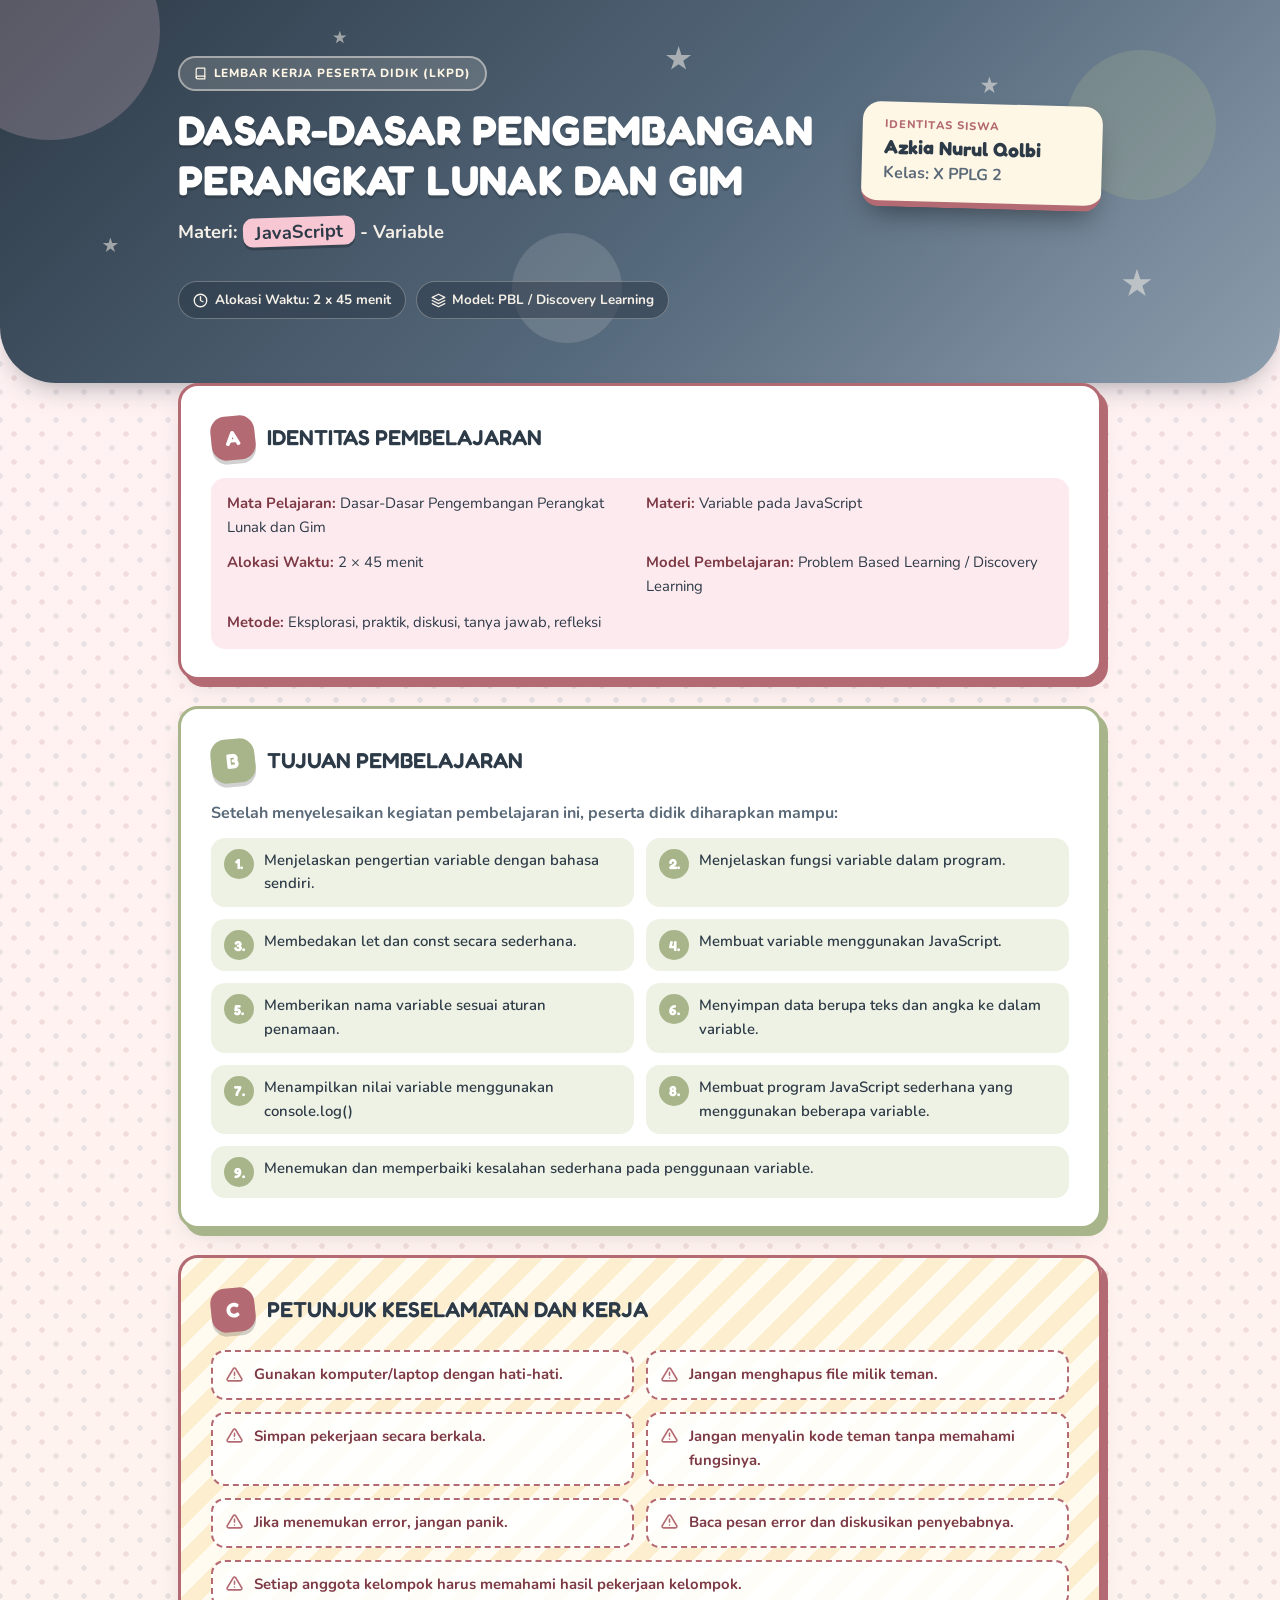
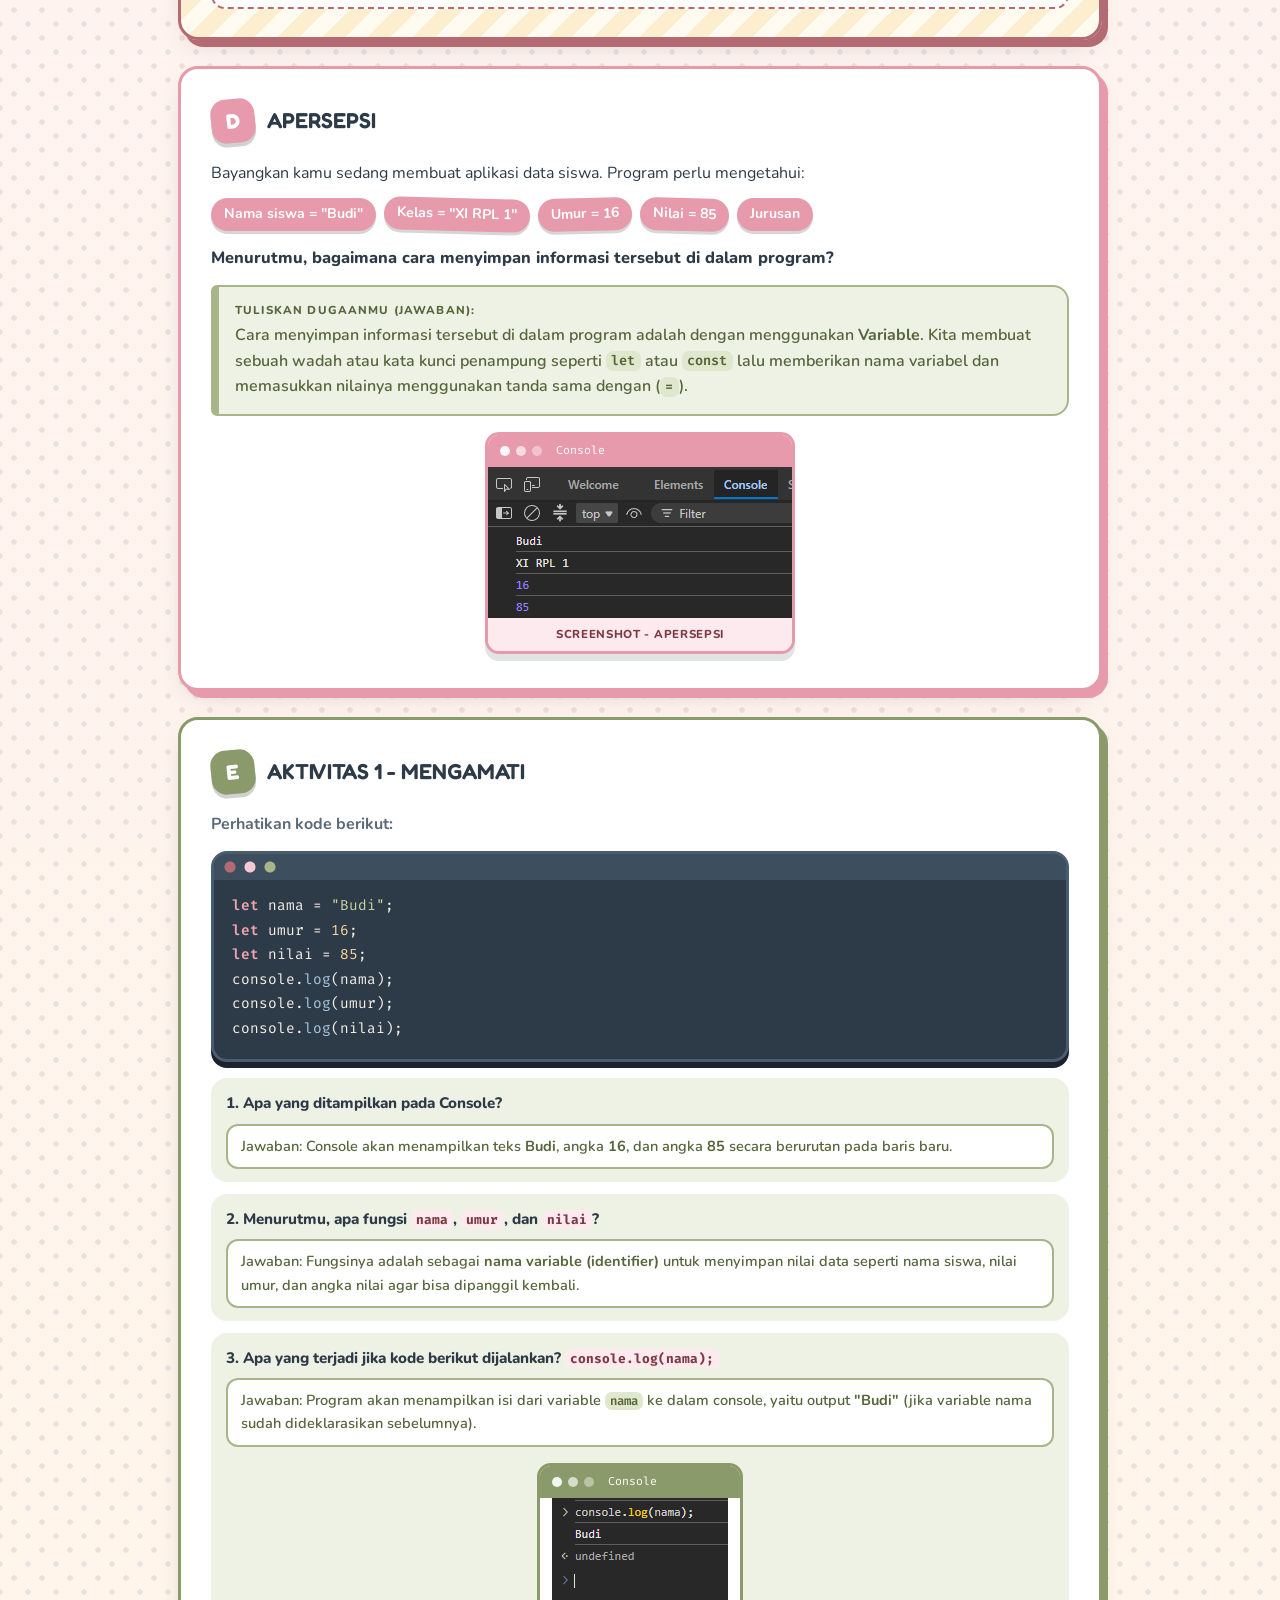
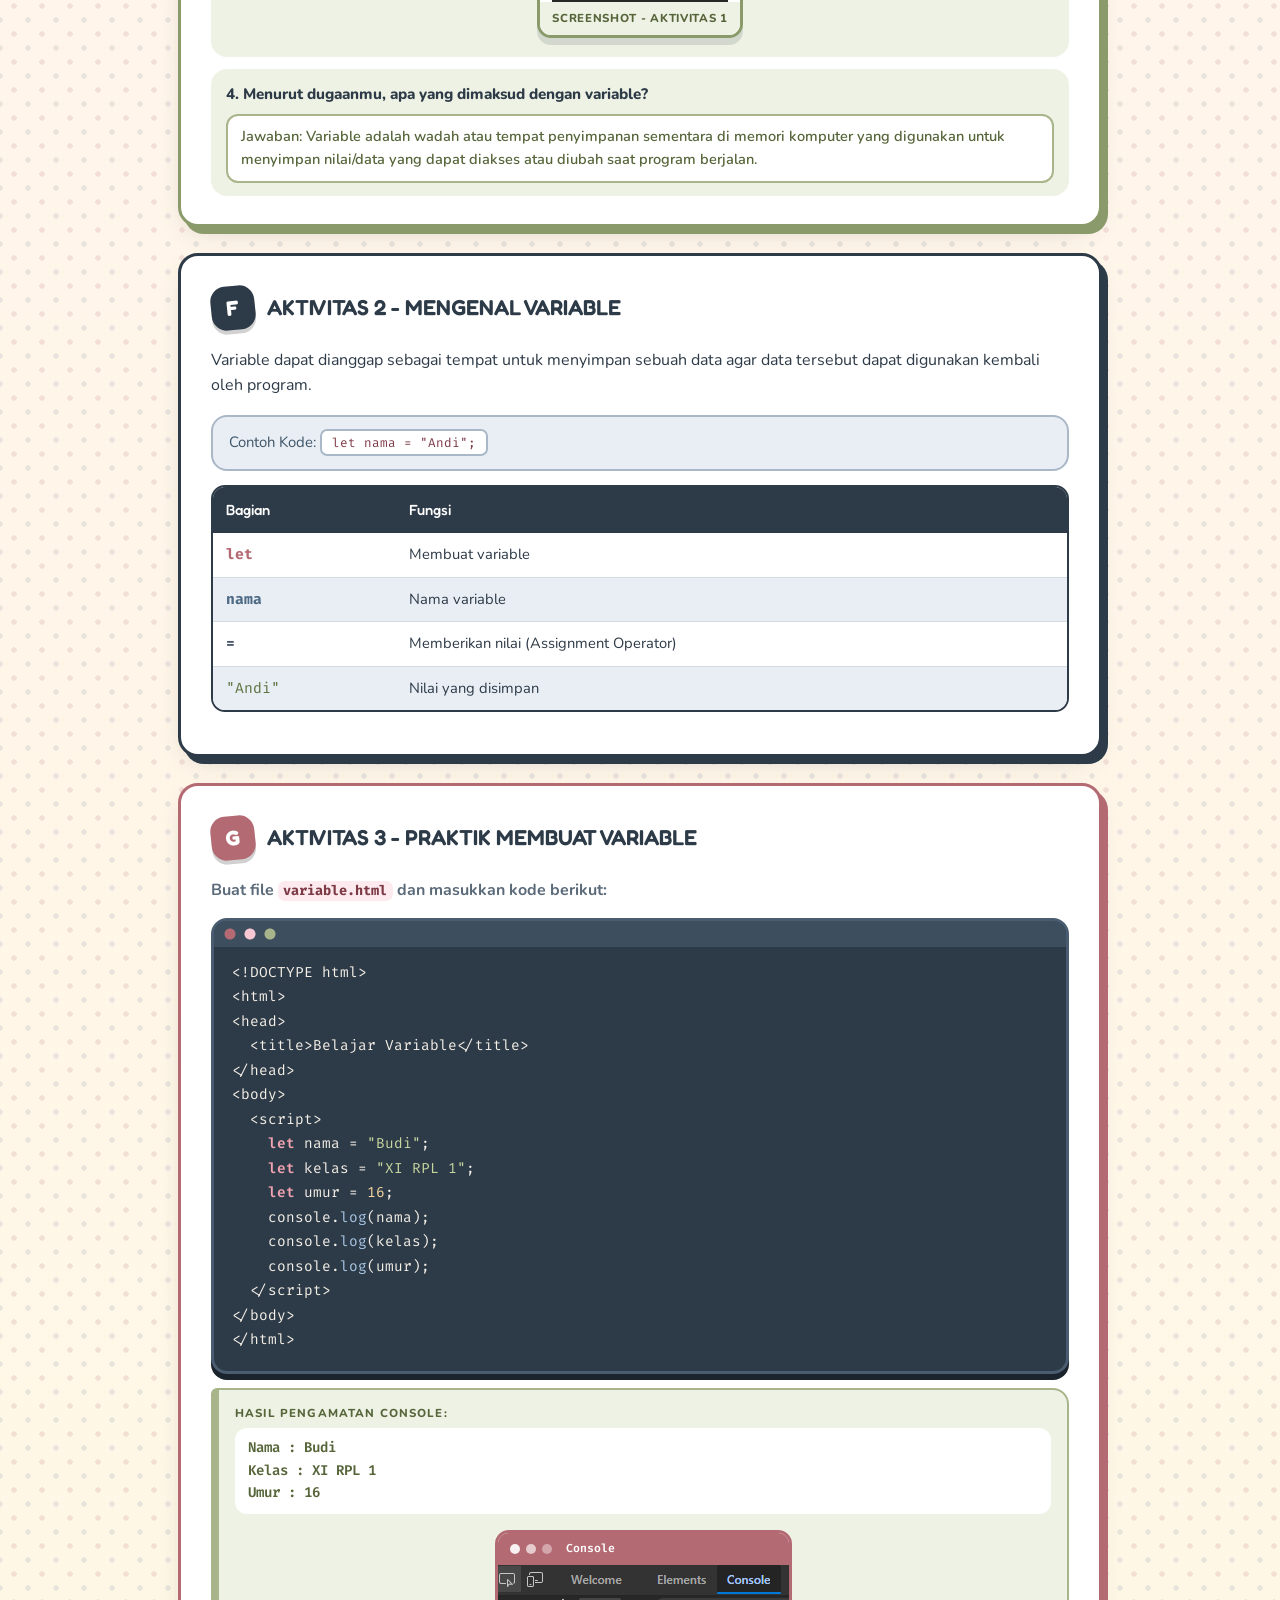
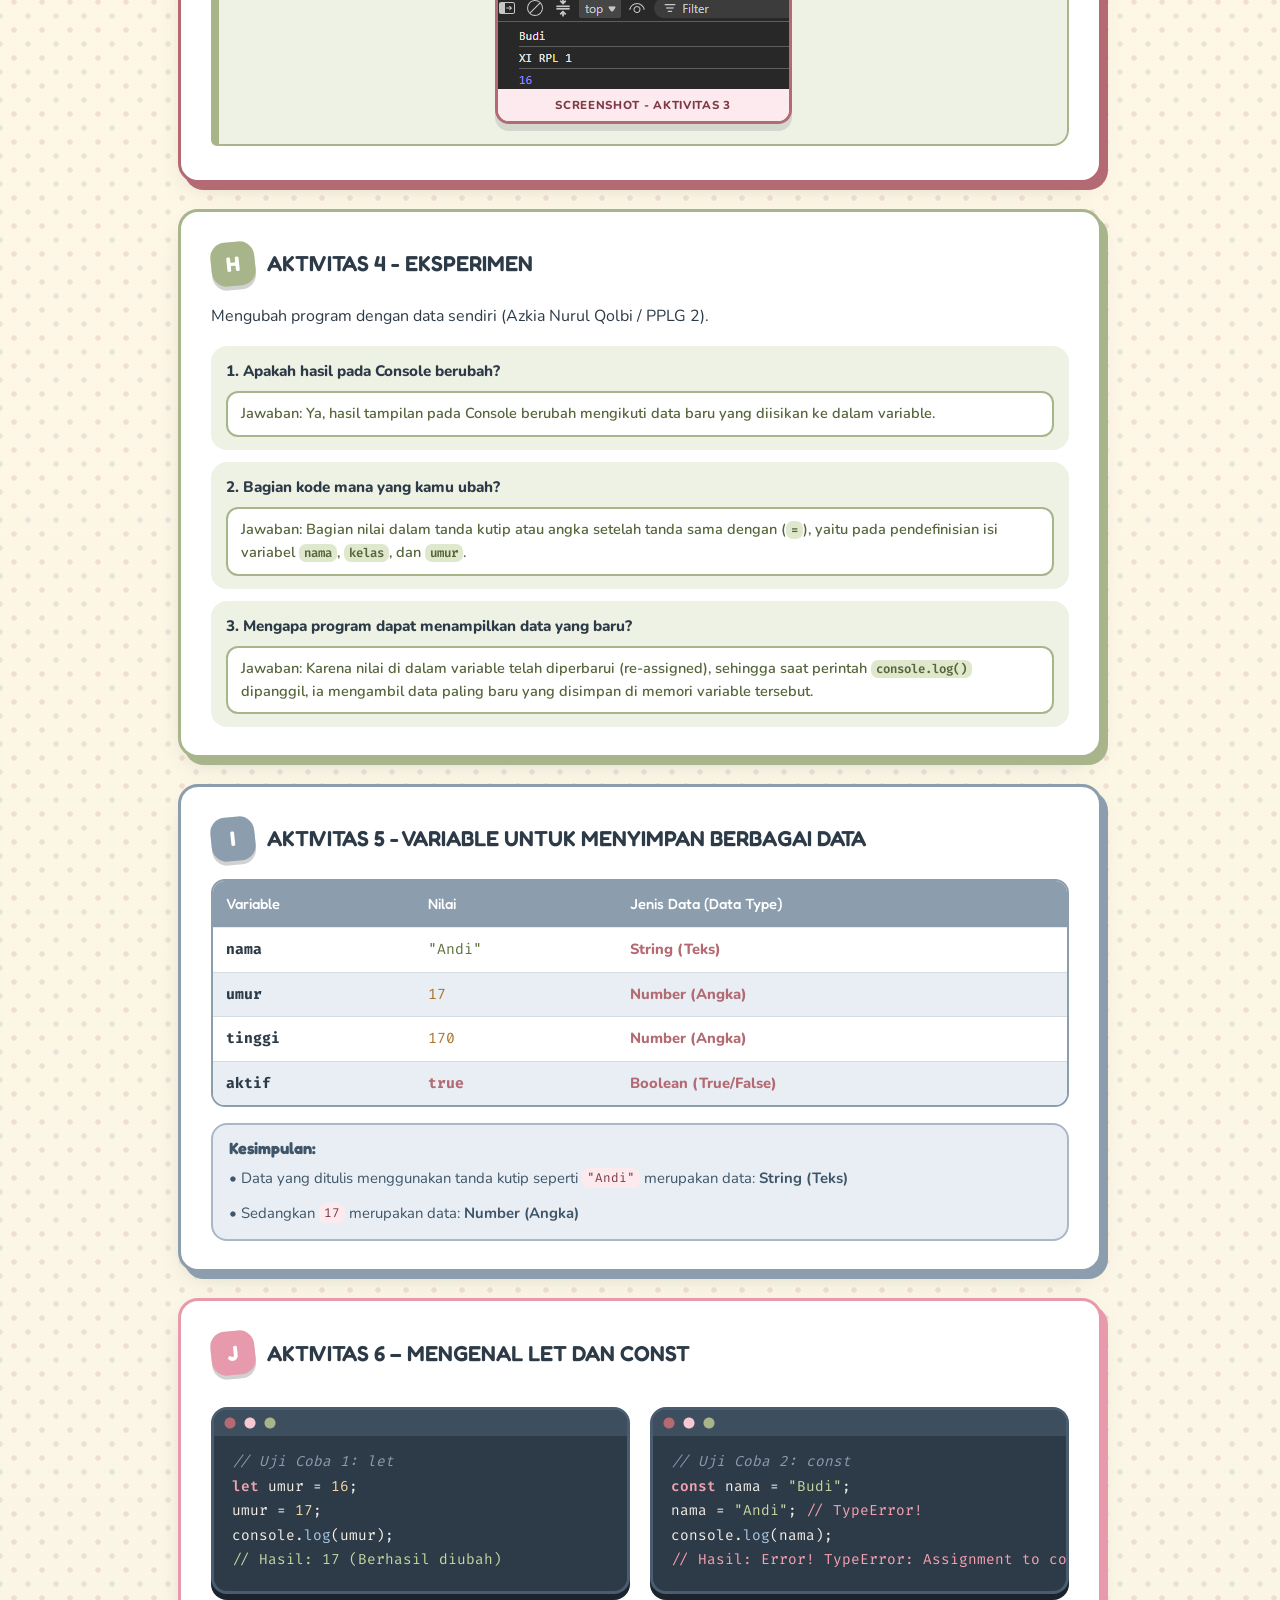
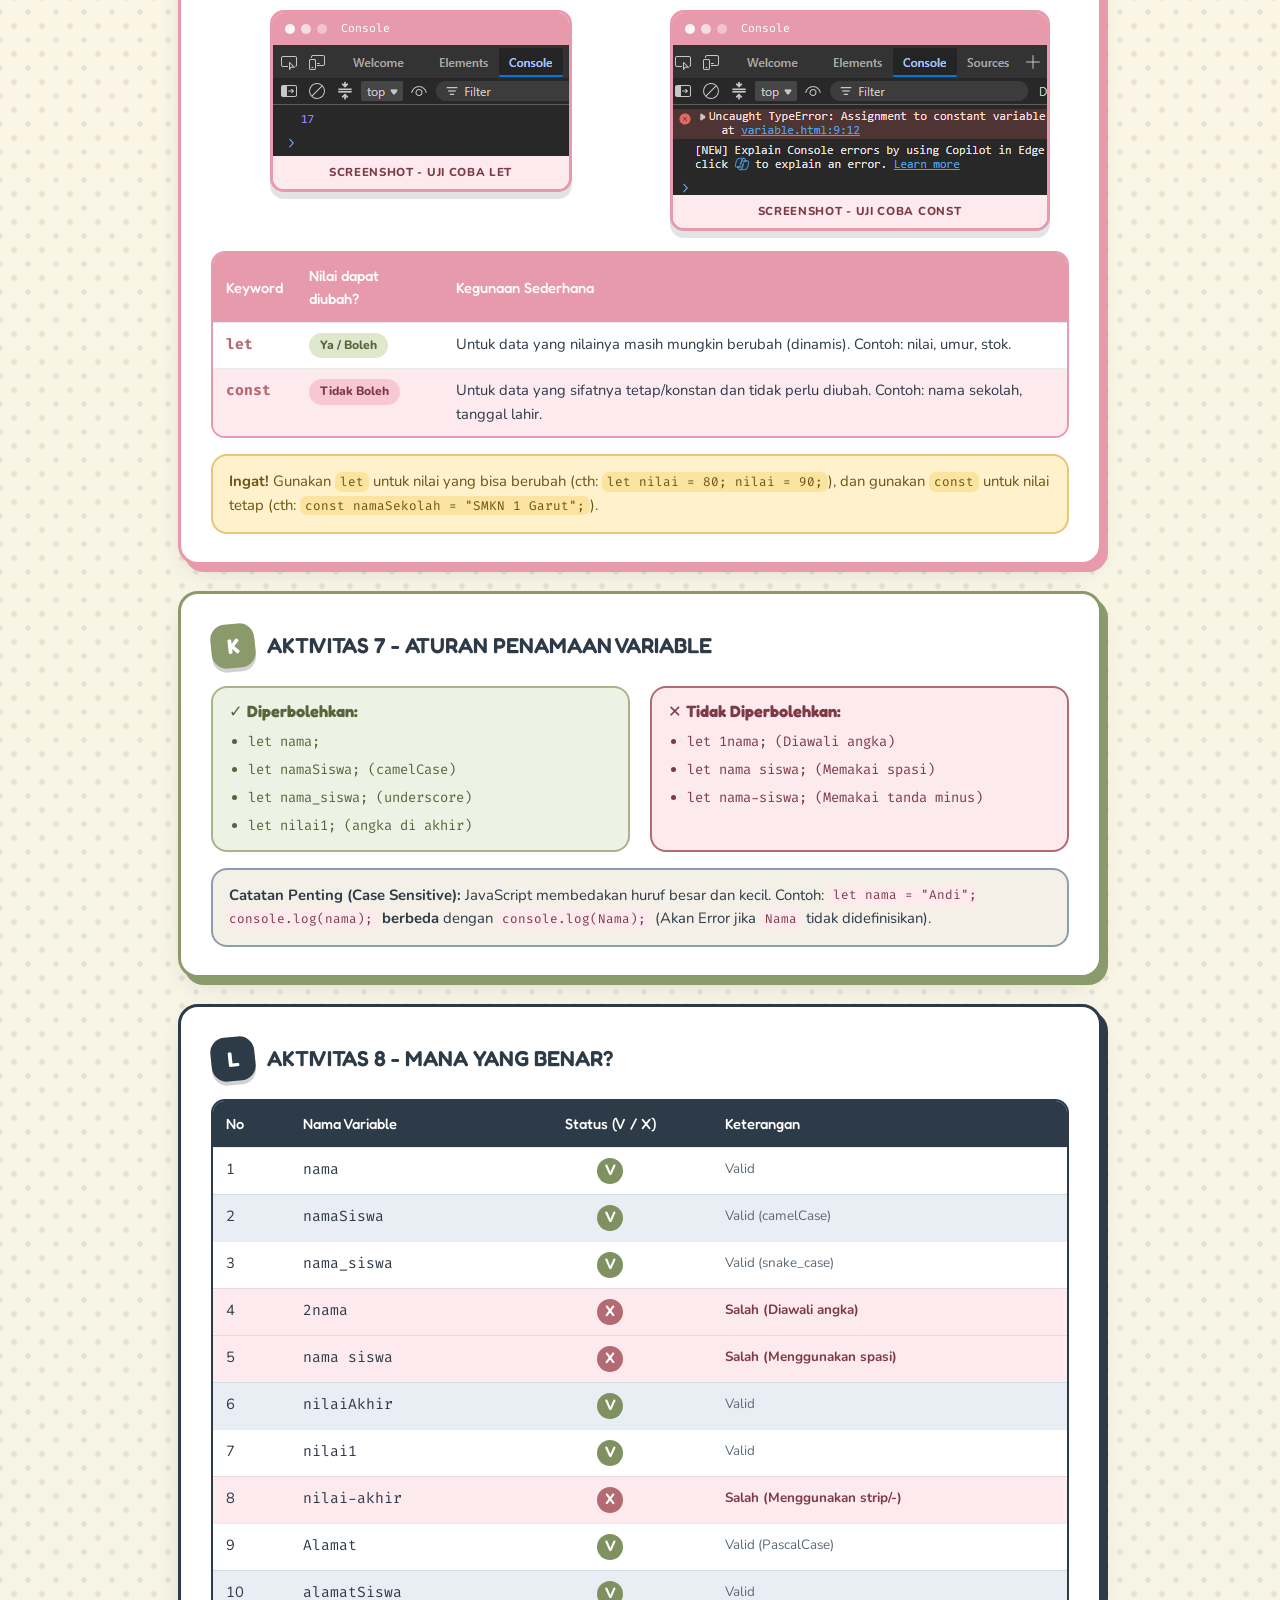
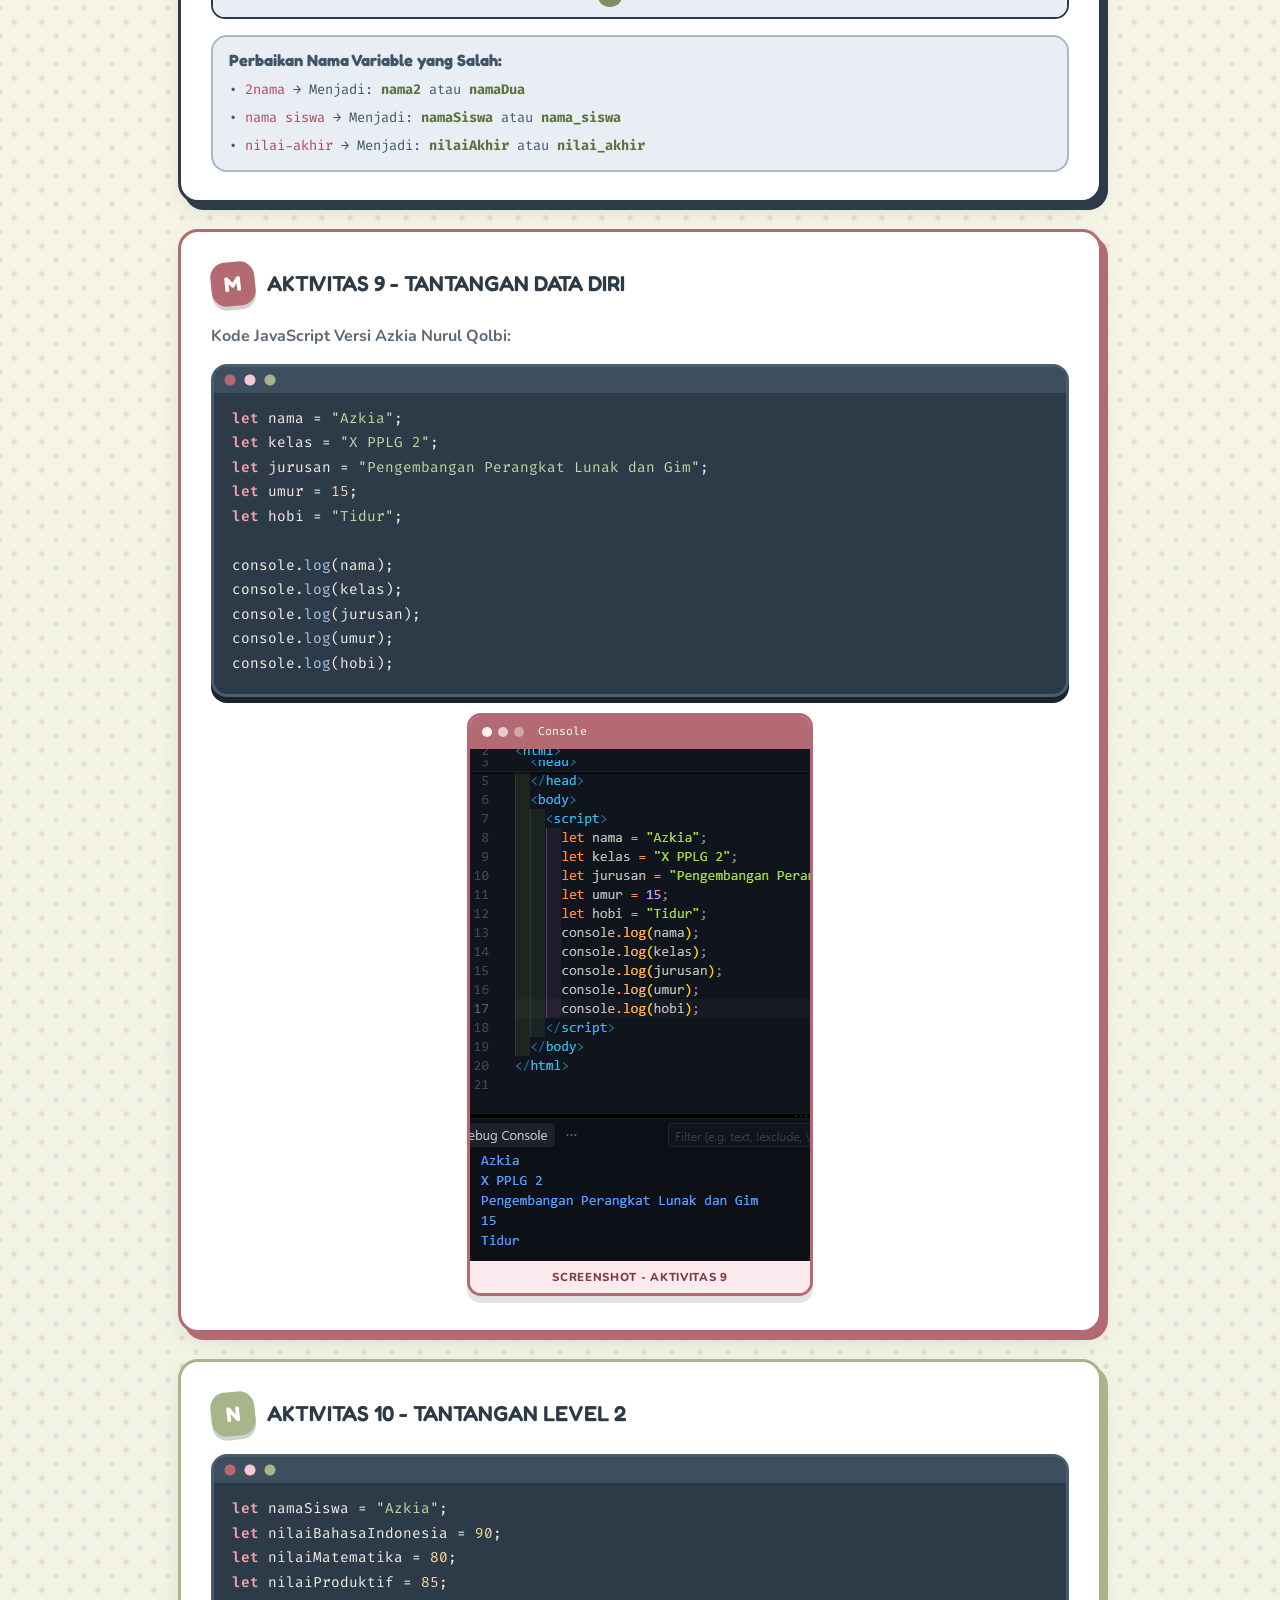
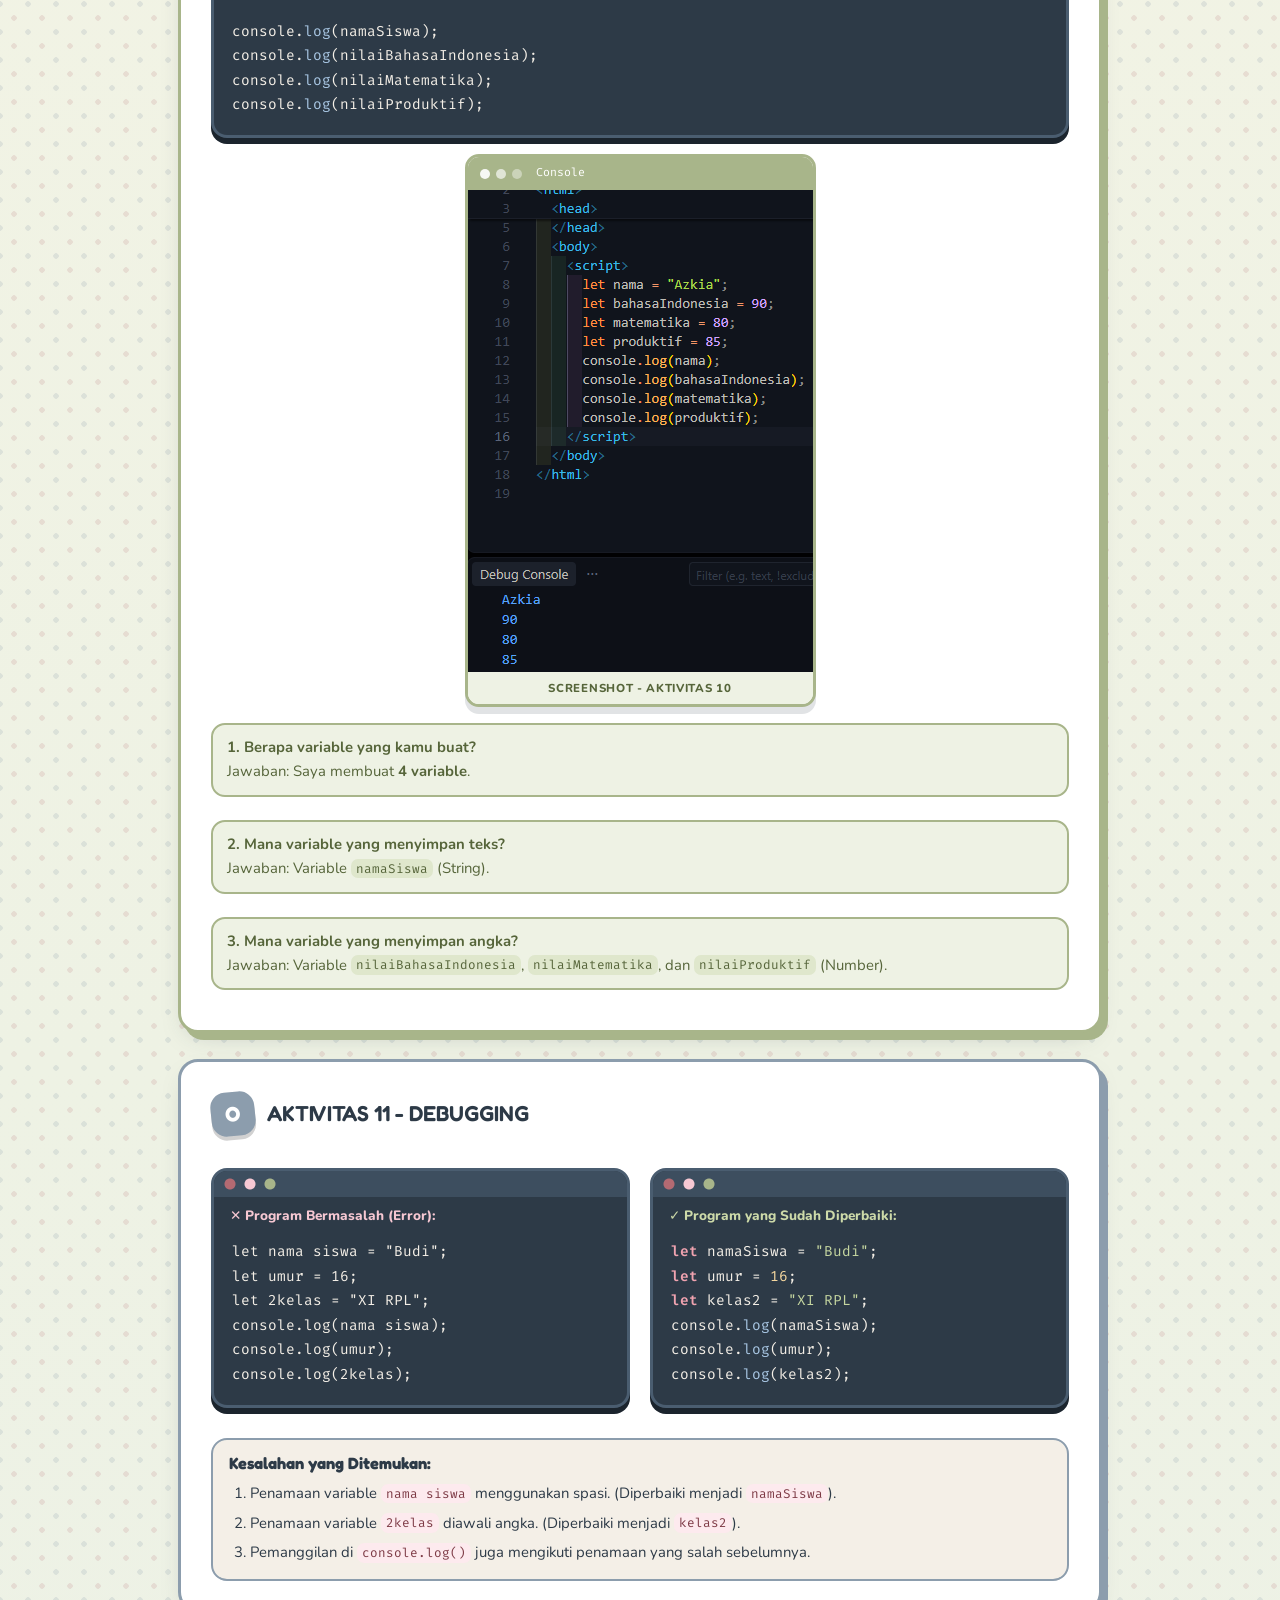
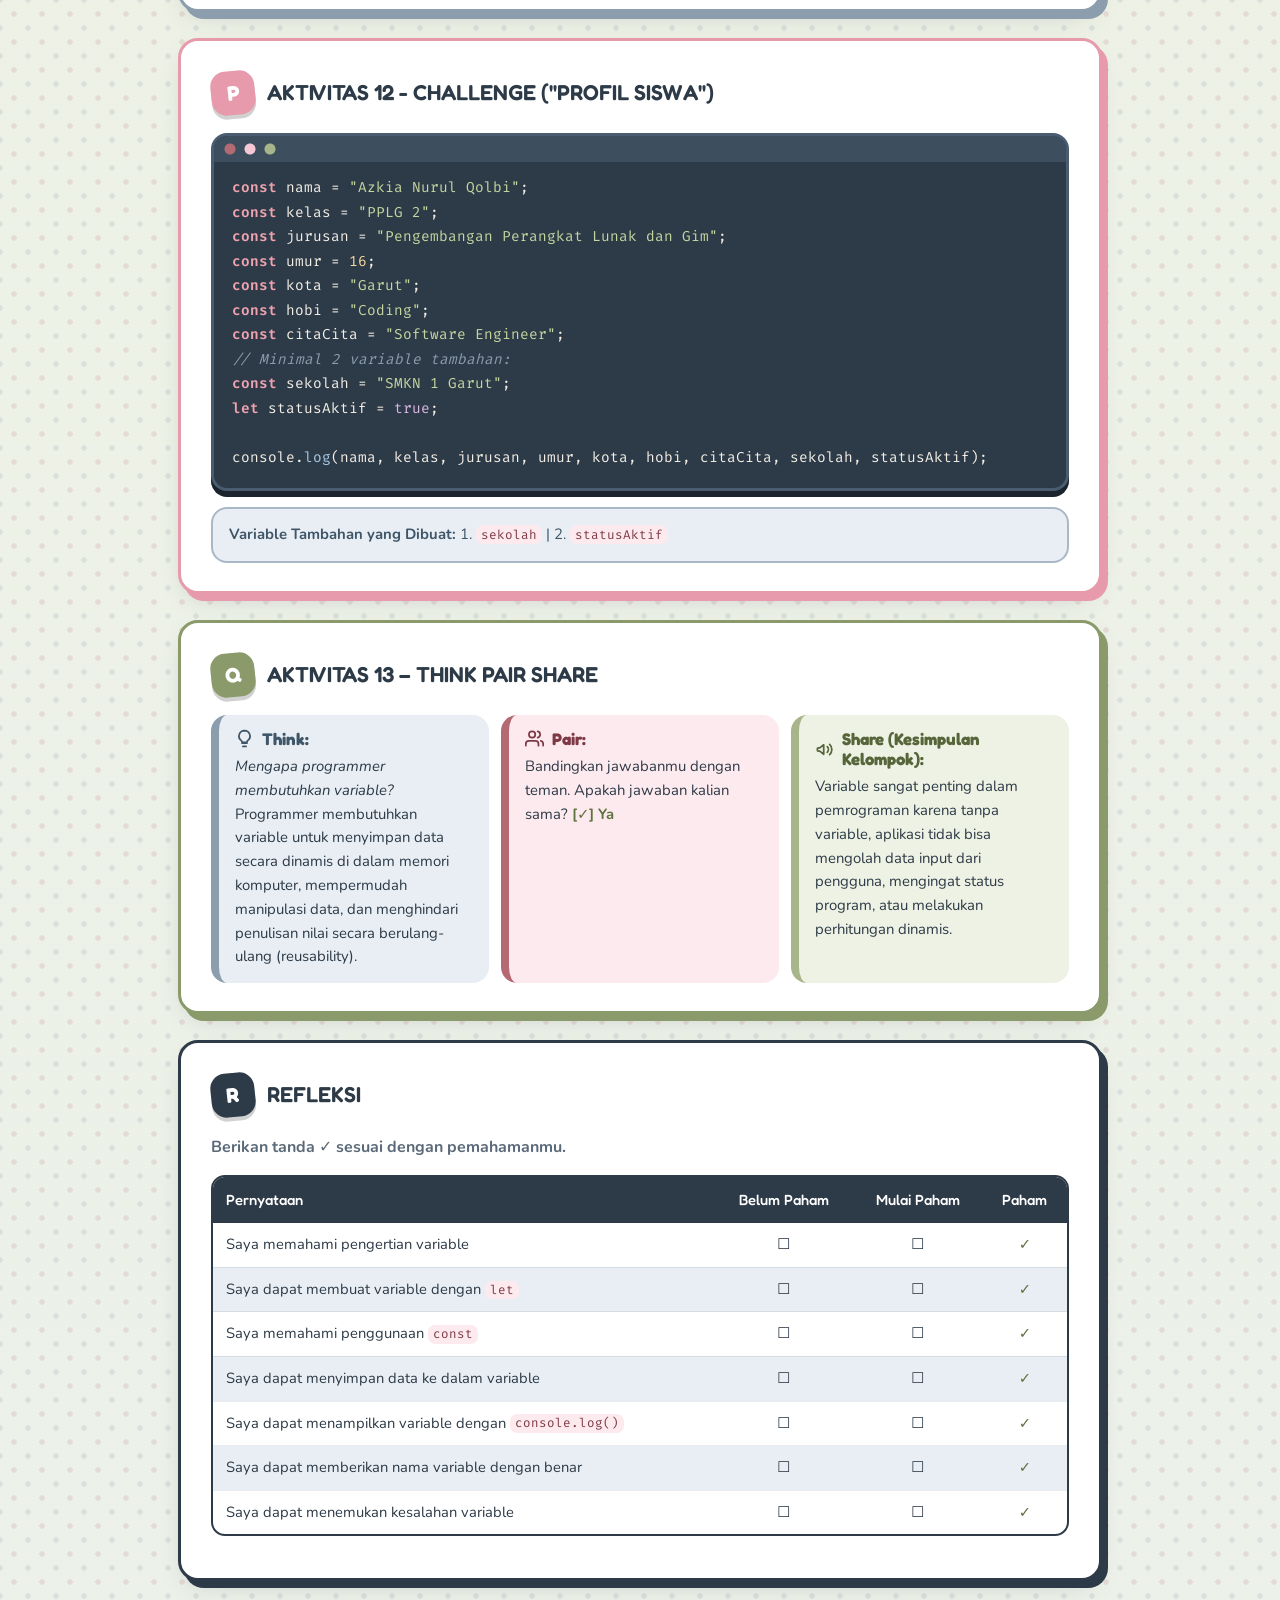
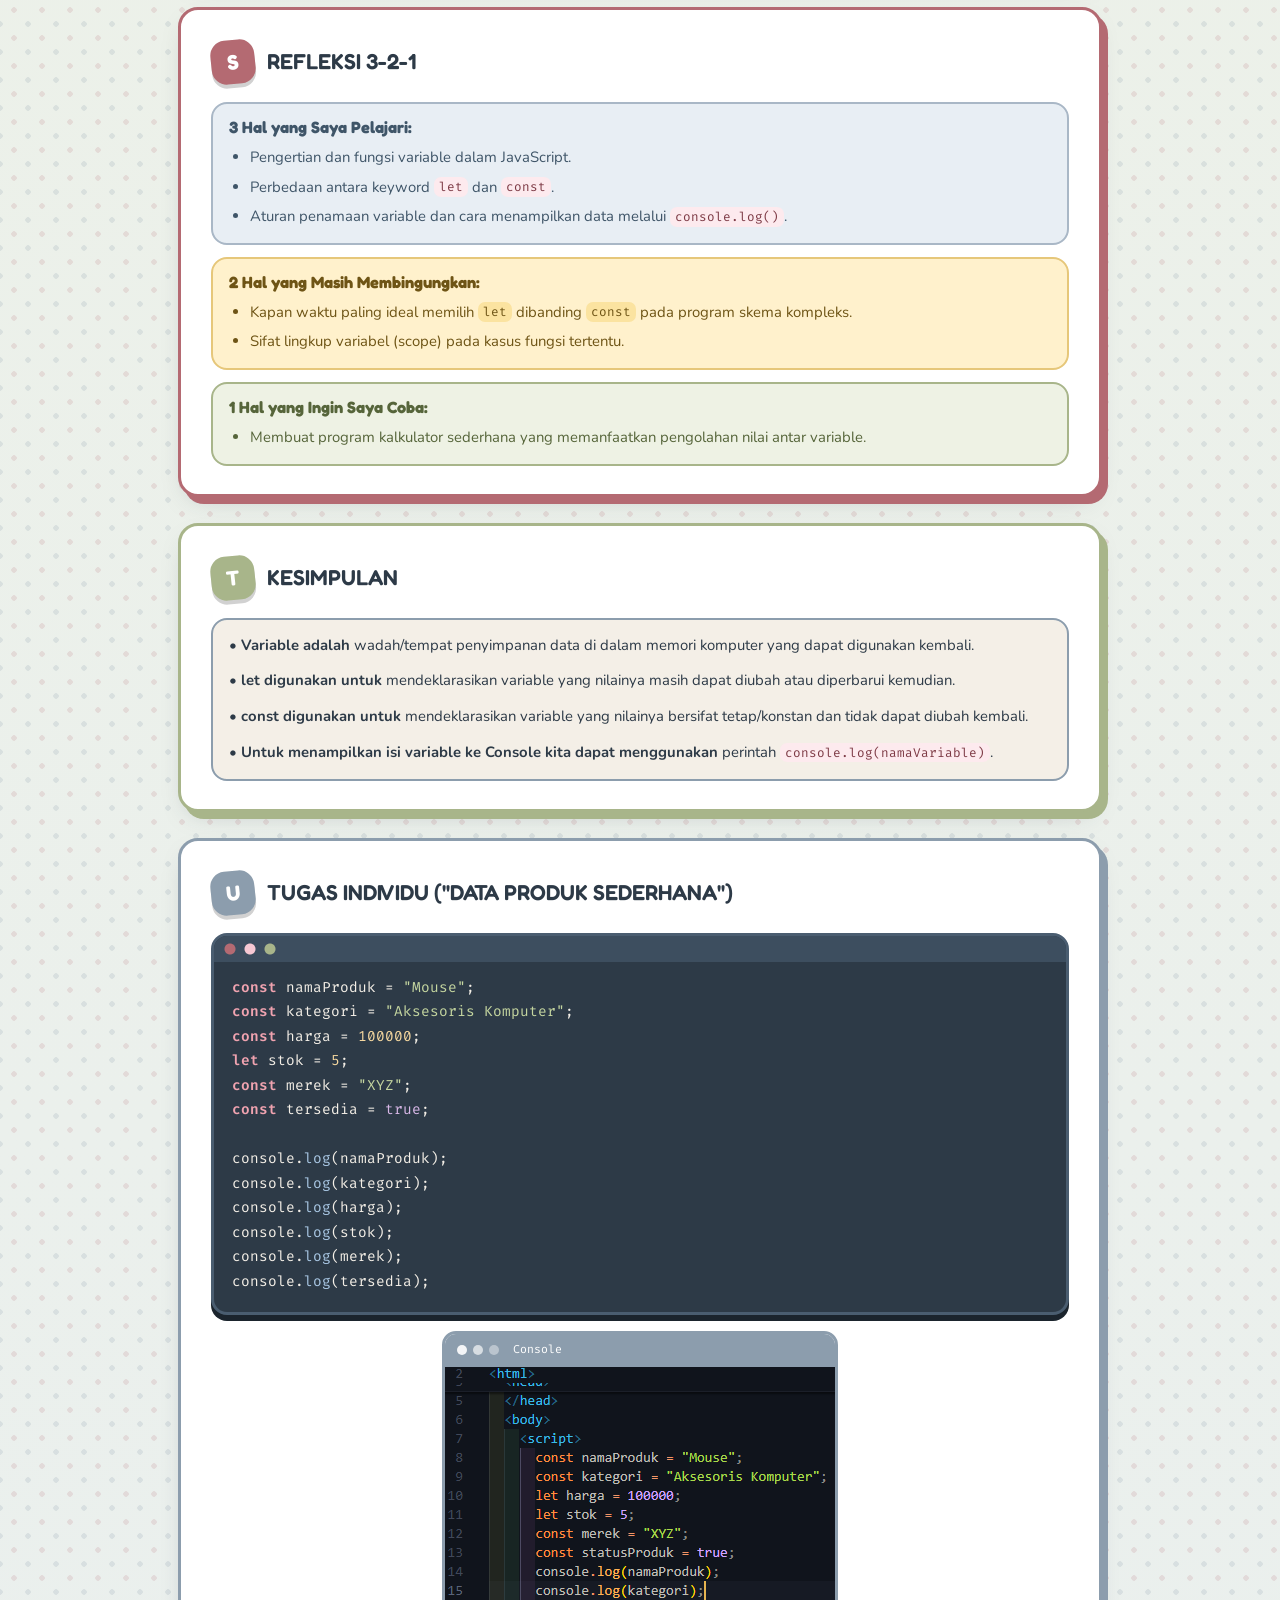
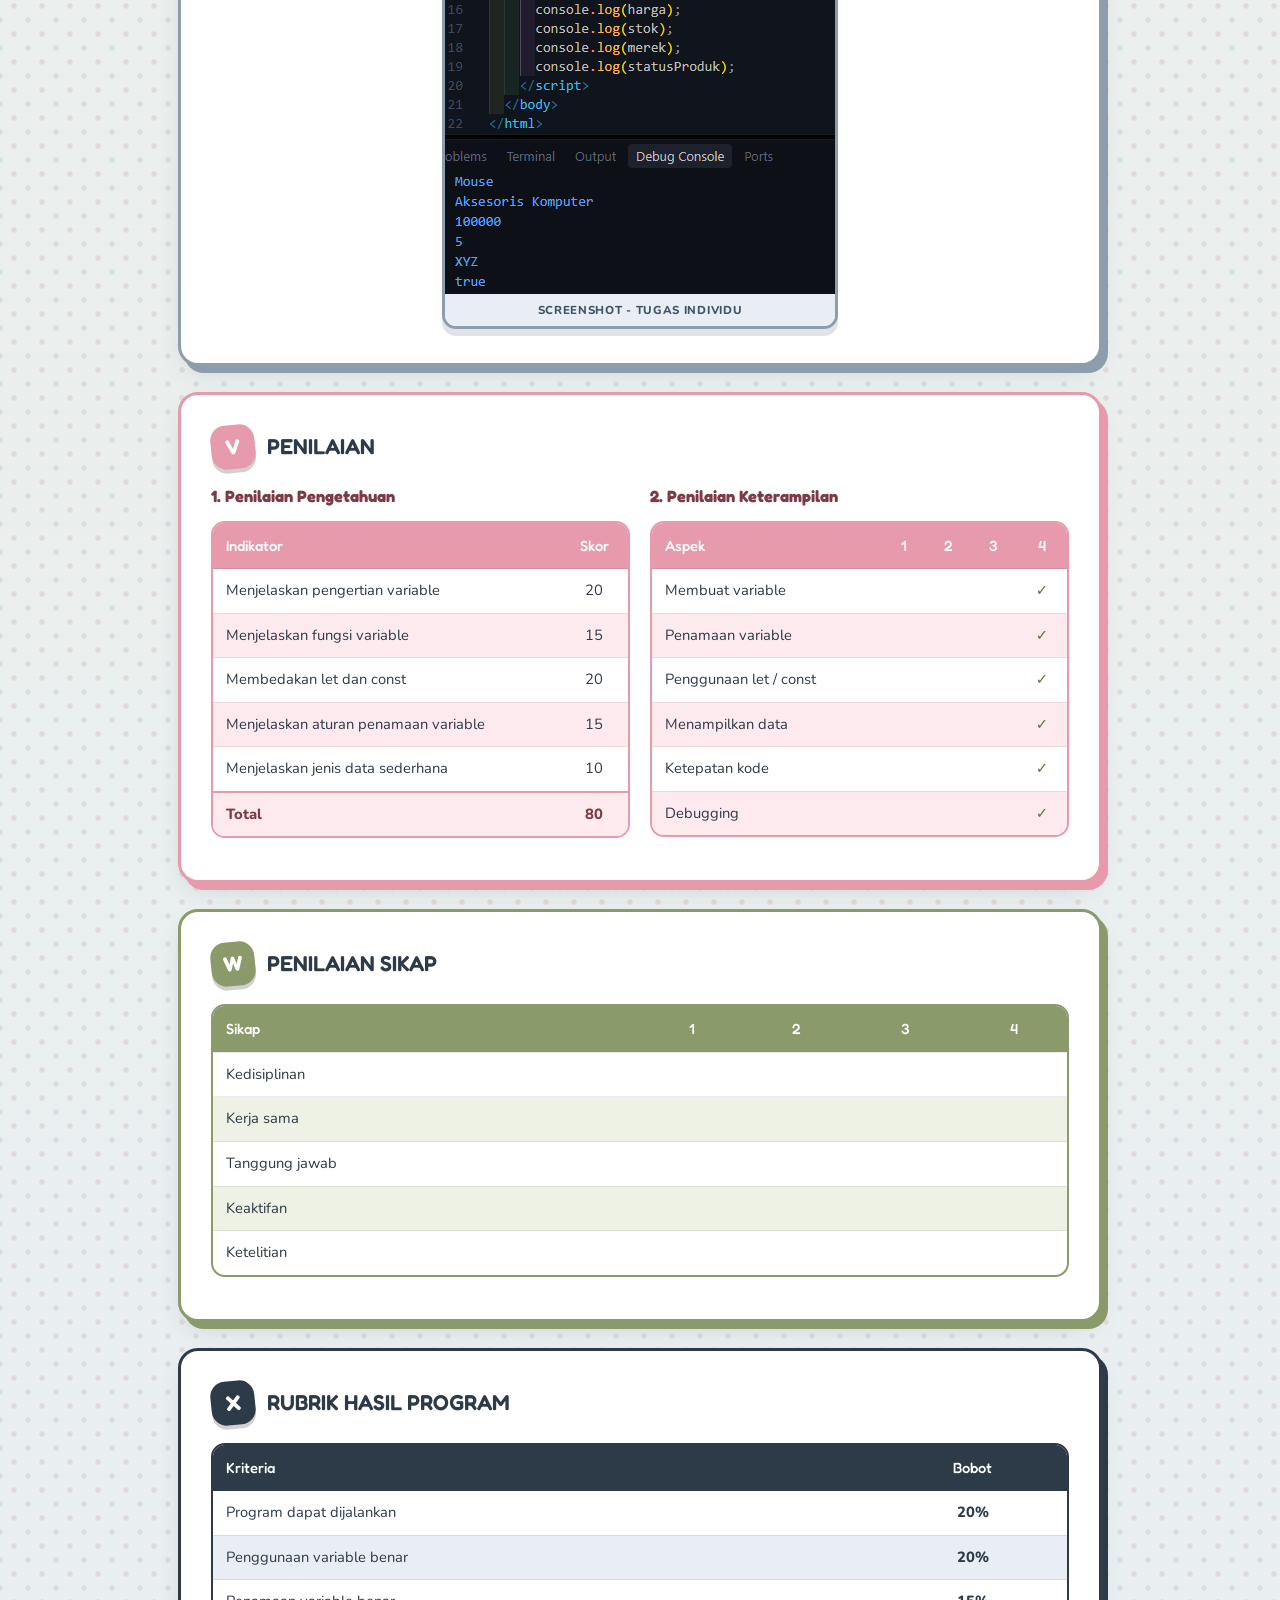
<file: index.html>
<!DOCTYPE html>
<html lang="id">
<head>
  <meta charset="UTF-8">
  <meta name="viewport" content="width=device-width, initial-scale=1.0">
  <title>LKPD JavaScript - Variable | Azkia Nurul Qolbi</title>
  <link rel="preconnect" href="https://fonts.googleapis.com">
  <link rel="preconnect" href="https://fonts.gstatic.com" crossorigin>
  <link href="https://fonts.googleapis.com/css2?family=Fira+Code:wght@400;500;600&family=Fredoka:wght@400;500;600;700&family=Nunito:wght@400;600;700;800&display=swap" rel="stylesheet">
  <link rel="stylesheet" href="style.css">
</head>
<body id="top">

  <!-- HEADER & IDENTITAS SISWA -->
  <header class="hero">
    <span class="blob blob-1"></span>
    <span class="blob blob-2"></span>
    <span class="blob blob-3"></span>
    <span class="star s1"></span><span class="star s2"></span><span class="star s3"></span><span class="star s4"></span><span class="star s5"></span>
    <div class="container hero-inner">
      <div class="hero-top">
        <div class="hero-text">
          <span class="tag"><i class="ico ico-book"></i>Lembar Kerja Peserta Didik (LKPD)</span>
          <h1>DASAR-DASAR PENGEMBANGAN PERANGKAT LUNAK DAN GIM</h1>
          <p class="subtitle">Materi: <span class="js-pill">JavaScript</span> - Variable</p>
        </div>
        <div class="student">
          <span class="student-label">Identitas Siswa</span>
          <strong class="student-name">Azkia Nurul Qolbi</strong>
          <span class="student-class">Kelas: X PPLG 2</span>
        </div>
      </div>
      <div class="meta">
        <span class="meta-item"><i class="ico ico-clock"></i>Alokasi Waktu: 2 x 45 menit</span>
        <span class="meta-item"><i class="ico ico-layers"></i>Model: PBL / Discovery Learning</span>
      </div>
    </div>
  </header>

  <!-- MAIN CONTENT -->
  <main class="container main">

  <section class="card " id="sec-a">
    <h2 class="card-title"><span class="badge">A</span><span>IDENTITAS PEMBELAJARAN</span></h2>
    <div class="info-grid">
      <div><b>Mata Pelajaran:</b> Dasar-Dasar Pengembangan Perangkat Lunak dan Gim</div>
      <div><b>Materi:</b> Variable pada JavaScript</div>
      <div><b>Alokasi Waktu:</b> 2 × 45 menit</div>
      <div><b>Model Pembelajaran:</b> Problem Based Learning / Discovery Learning</div>
      <div class="wide"><b>Metode:</b> Eksplorasi, praktik, diskusi, tanya jawab, refleksi</div>
    </div>
  </section>

  <section class="card " id="sec-b">
    <h2 class="card-title"><span class="badge">B</span><span>TUJUAN PEMBELAJARAN</span></h2>
    <p class="lead">Setelah menyelesaikan kegiatan pembelajaran ini, peserta didik diharapkan mampu:</p>
    <ol class="goal-grid">
      <li class="goal"><span class="num-dot">1.</span><span>Menjelaskan pengertian variable dengan bahasa sendiri.</span></li>
      <li class="goal"><span class="num-dot">2.</span><span>Menjelaskan fungsi variable dalam program.</span></li>
      <li class="goal"><span class="num-dot">3.</span><span>Membedakan let dan const secara sederhana.</span></li>
      <li class="goal"><span class="num-dot">4.</span><span>Membuat variable menggunakan JavaScript.</span></li>
      <li class="goal"><span class="num-dot">5.</span><span>Memberikan nama variable sesuai aturan penamaan.</span></li>
      <li class="goal"><span class="num-dot">6.</span><span>Menyimpan data berupa teks dan angka ke dalam variable.</span></li>
      <li class="goal"><span class="num-dot">7.</span><span>Menampilkan nilai variable menggunakan console.log()</span></li>
      <li class="goal"><span class="num-dot">8.</span><span>Membuat program JavaScript sederhana yang menggunakan beberapa variable.</span></li>
      <li class="goal wide"><span class="num-dot">9.</span><span>Menemukan dan memperbaiki kesalahan sederhana pada penggunaan variable.</span></li>
    </ol>
  </section>

  <section class="card card-warn" id="sec-c">
    <h2 class="card-title"><span class="badge">C</span><span>PETUNJUK KESELAMATAN DAN KERJA</span></h2>
    <ul class="safety-list">
      <li class=""><i class="ico ico-warn"></i><span>Gunakan komputer/laptop dengan hati-hati.</span></li>
      <li class=""><i class="ico ico-warn"></i><span>Jangan menghapus file milik teman.</span></li>
      <li class=""><i class="ico ico-warn"></i><span>Simpan pekerjaan secara berkala.</span></li>
      <li class=""><i class="ico ico-warn"></i><span>Jangan menyalin kode teman tanpa memahami fungsinya.</span></li>
      <li class=""><i class="ico ico-warn"></i><span>Jika menemukan error, jangan panik.</span></li>
      <li class=""><i class="ico ico-warn"></i><span>Baca pesan error dan diskusikan penyebabnya.</span></li>
      <li class="wide"><i class="ico ico-warn"></i><span>Setiap anggota kelompok harus memahami hasil pekerjaan kelompok.</span></li>
    </ul>
  </section>

  <section class="card " id="sec-d">
    <h2 class="card-title"><span class="badge">D</span><span>APERSEPSI</span></h2>
    <p>Bayangkan kamu sedang membuat aplikasi data siswa. Program perlu mengetahui:</p>
    <div class="chips">
      <span class="chip">Nama siswa = "Budi"</span>
      <span class="chip">Kelas = "XI RPL 1"</span>
      <span class="chip">Umur = 16</span>
      <span class="chip">Nilai = 85</span>
      <span class="chip">Jurusan</span>
    </div>
    <p class="question">Menurutmu, bagaimana cara menyimpan informasi tersebut di dalam program?</p>
    <div class="answer-box">
      <span class="answer-label">Tuliskan dugaanmu (Jawaban):</span>
      <p>Cara menyimpan informasi tersebut di dalam program adalah dengan menggunakan <strong>Variable</strong>. Kita membuat sebuah wadah atau kata kunci penampung seperti <code>let</code> atau <code>const</code> lalu memberikan nama variabel dan memasukkan nilainya menggunakan tanda sama dengan (<code>=</code>).</p>
    </div>
    <figure class="shot">
  <div class="shot-bar"><span></span><span></span><span></span><em>Console</em></div>
  <img src="images/image1.png" alt="Screenshot hasil apersepsi di Console">
  <figcaption>Screenshot - Apersepsi</figcaption>
</figure>
  </section>

  <section class="card " id="sec-e">
    <h2 class="card-title"><span class="badge">E</span><span>AKTIVITAS 1 - MENGAMATI</span></h2>
    <p class="lead">Perhatikan kode berikut:</p>
    <div class="code-wrap "><pre class="code"><code><span class="kw">let</span> nama = <span class="str">"Budi"</span>;
<span class="kw">let</span> umur = <span class="num">16</span>;
<span class="kw">let</span> nilai = <span class="num">85</span>;
console.<span class="fn">log</span>(nama);
console.<span class="fn">log</span>(umur);
console.<span class="fn">log</span>(nilai);</code></pre></div>
    <div class="qa-list">
      <div class="qa">
  <p class="qa-q">1. Apa yang ditampilkan pada Console?</p>
  <p class="qa-a">Jawaban: Console akan menampilkan teks <strong>Budi</strong>, angka <strong>16</strong>, dan angka <strong>85</strong> secara berurutan pada baris baru.</p>
</div>
      <div class="qa">
  <p class="qa-q">2. Menurutmu, apa fungsi <code>nama</code>, <code>umur</code>, dan <code>nilai</code>?</p>
  <p class="qa-a">Jawaban: Fungsinya adalah sebagai <strong>nama variable (identifier)</strong> untuk menyimpan nilai data seperti nama siswa, nilai umur, dan angka nilai agar bisa dipanggil kembali.</p>
</div>
      <div class="qa">
  <p class="qa-q">3. Apa yang terjadi jika kode berikut dijalankan? <code>console.log(nama);</code></p>
  <p class="qa-a">Jawaban: Program akan menampilkan isi dari variable <code>nama</code> ke dalam console, yaitu output <strong>"Budi"</strong> (jika variable nama sudah dideklarasikan sebelumnya).</p>
  <figure class="shot">
  <div class="shot-bar"><span></span><span></span><span></span><em>Console</em></div>
  <img src="images/image2.png" alt="Screenshot console.log(nama)">
  <figcaption>Screenshot - Aktivitas 1</figcaption>
</figure>
</div>
      <div class="qa">
  <p class="qa-q">4. Menurut dugaanmu, apa yang dimaksud dengan variable?</p>
  <p class="qa-a">Jawaban: Variable adalah wadah atau tempat penyimpanan sementara di memori komputer yang digunakan untuk menyimpan nilai/data yang dapat diakses atau diubah saat program berjalan.</p>
</div>
    </div>
  </section>

  <section class="card " id="sec-f">
    <h2 class="card-title"><span class="badge">F</span><span>AKTIVITAS 2 - MENGENAL VARIABLE</span></h2>
    <p>Variable dapat dianggap sebagai tempat untuk menyimpan sebuah data agar data tersebut dapat digunakan kembali oleh program.</p>
    <div class="note note-indigo">Contoh Kode: <code class="inline-code">let nama = "Andi";</code></div>
    <div class="table-wrap"><table class="table "><thead><tr><th>Bagian</th><th>Fungsi</th></tr></thead><tbody><tr><td class="mono c-purple">let</td><td>Membuat variable</td></tr><tr><td class="mono c-blue">nama</td><td>Nama variable</td></tr><tr><td class="mono c-slate">=</td><td>Memberikan nilai (Assignment Operator)</td></tr><tr><td class="mono c-green">"Andi"</td><td>Nilai yang disimpan</td></tr></tbody></table></div>
  </section>

  <section class="card " id="sec-g">
    <h2 class="card-title"><span class="badge">G</span><span>AKTIVITAS 3 - PRAKTIK MEMBUAT VARIABLE</span></h2>
    <p class="lead">Buat file <code>variable.html</code> dan masukkan kode berikut:</p>
    <div class="code-wrap"><pre class="code"><code>&lt;!DOCTYPE html&gt;
&lt;html&gt;
&lt;head&gt;
  &lt;title&gt;Belajar Variable&lt;/title&gt;
&lt;/head&gt;
&lt;body&gt;
  &lt;script&gt;
    <span class="kw">let</span> nama = <span class="str">"Budi"</span>;
    <span class="kw">let</span> kelas = <span class="str">"XI RPL 1"</span>;
    <span class="kw">let</span> umur = <span class="num">16</span>;
    console.<span class="fn">log</span>(nama);
    console.<span class="fn">log</span>(kelas);
    console.<span class="fn">log</span>(umur);
  &lt;/script&gt;
&lt;/body&gt;
&lt;/html&gt;</code></pre></div>

    <div class="answer-box">
      <span class="answer-label">Hasil Pengamatan Console:</span>
      <div class="output mono">
        <p>Nama : Budi</p>
        <p>Kelas : XI RPL 1</p>
        <p>Umur : 16</p>
      </div>
      <figure class="shot">
  <div class="shot-bar"><span></span><span></span><span></span><em>Console</em></div>
  <img src="images/image3.png" alt="Screenshot hasil Aktivitas 3">
  <figcaption>Screenshot - Aktivitas 3</figcaption>
</figure>
    </div>
  </section>

  <section class="card " id="sec-h">
    <h2 class="card-title"><span class="badge">H</span><span>AKTIVITAS 4 - EKSPERIMEN</span></h2>
    <p>Mengubah program dengan data sendiri (Azkia Nurul Qolbi / PPLG 2).</p>
    <div class="qa-list">
      <div class="qa">
  <p class="qa-q">1. Apakah hasil pada Console berubah?</p>
  <p class="qa-a">Jawaban: Ya, hasil tampilan pada Console berubah mengikuti data baru yang diisikan ke dalam variable.</p>
</div>
      <div class="qa">
  <p class="qa-q">2. Bagian kode mana yang kamu ubah?</p>
  <p class="qa-a">Jawaban: Bagian nilai dalam tanda kutip atau angka setelah tanda sama dengan (<code>=</code>), yaitu pada pendefinisian isi variabel <code>nama</code>, <code>kelas</code>, dan <code>umur</code>.</p>
</div>
      <div class="qa">
  <p class="qa-q">3. Mengapa program dapat menampilkan data yang baru?</p>
  <p class="qa-a">Jawaban: Karena nilai di dalam variable telah diperbarui (re-assigned), sehingga saat perintah <code>console.log()</code> dipanggil, ia mengambil data paling baru yang disimpan di memori variable tersebut.</p>
</div>
    </div>
  </section>

  <section class="card " id="sec-i">
    <h2 class="card-title"><span class="badge">I</span><span>AKTIVITAS 5 - VARIABLE UNTUK MENYIMPAN BERBAGAI DATA</span></h2>
<div class="table-wrap"><table class="table "><thead><tr><th>Variable</th><th>Nilai</th><th>Jenis Data (Data Type)</th></tr></thead><tbody><tr><td class="mono strong">nama</td><td class="mono c-green">"Andi"</td><td class="type">String (Teks)</td></tr><tr><td class="mono strong">umur</td><td class="mono c-orange">17</td><td class="type">Number (Angka)</td></tr><tr><td class="mono strong">tinggi</td><td class="mono c-orange">170</td><td class="type">Number (Angka)</td></tr><tr><td class="mono strong">aktif</td><td class="mono c-purple">true</td><td class="type">Boolean (True/False)</td></tr></tbody></table></div>
    <div class="note note-indigo">
      <h3>Kesimpulan:</h3>
      <p>• Data yang ditulis menggunakan tanda kutip seperti <code>"Andi"</code> merupakan data: <strong class="c-indigo">String (Teks)</strong></p>
      <p>• Sedangkan <code>17</code> merupakan data: <strong class="c-indigo">Number (Angka)</strong></p>
    </div>
  </section>

  <section class="card " id="sec-j">
    <h2 class="card-title"><span class="badge">J</span><span>AKTIVITAS 6 – MENGENAL let DAN const</span></h2>
    <div class="two-col">
      <div class="col">
        <div class="code-wrap"><pre class="code"><code><span class="cm">// Uji Coba 1: let</span>
<span class="kw">let</span> umur = <span class="num">16</span>;
umur = <span class="num">17</span>;
console.<span class="fn">log</span>(umur);
<span class="ok">// Hasil: 17 (Berhasil diubah)</span></code></pre></div>
        <figure class="shot">
  <div class="shot-bar"><span></span><span></span><span></span><em>Console</em></div>
  <img src="images/image4.png" alt="Screenshot hasil let">
  <figcaption>Screenshot - Uji Coba let</figcaption>
</figure>
      </div>
      <div class="col">
        <div class="code-wrap"><pre class="code"><code><span class="cm">// Uji Coba 2: const</span>
<span class="kw">const</span> nama = <span class="str">"Budi"</span>;
nama = <span class="str">"Andi"</span>; <span class="err">// TypeError!</span>
console.<span class="fn">log</span>(nama);
<span class="err">// Hasil: Error! TypeError: Assignment to constant variable.</span></code></pre></div>
        <figure class="shot">
  <div class="shot-bar"><span></span><span></span><span></span><em>Console</em></div>
  <img src="images/image5.png" alt="Screenshot error const">
  <figcaption>Screenshot - Uji Coba const</figcaption>
</figure>
      </div>
    </div>
    <div class="table-wrap"><table class="table "><thead><tr><th>Keyword</th><th>Nilai dapat diubah?</th><th>Kegunaan Sederhana</th></tr></thead><tbody><tr><td class="mono c-purple">let</td><td><span class="pill pill-yes">Ya / Boleh</span></td><td>Untuk data yang nilainya masih mungkin berubah (dinamis). Contoh: nilai, umur, stok.</td></tr><tr><td class="mono c-purple">const</td><td><span class="pill pill-no">Tidak Boleh</span></td><td>Untuk data yang sifatnya tetap/konstan dan tidak perlu diubah. Contoh: nama sekolah, tanggal lahir.</td></tr></tbody></table></div>
    <div class="note note-yellow"><strong>Ingat!</strong> Gunakan <code>let</code> untuk nilai yang bisa berubah (cth: <code>let nilai = 80; nilai = 90;</code>), dan gunakan <code>const</code> untuk nilai tetap (cth: <code>const namaSekolah = "SMKN 1 Garut";</code>).</div>
  </section>

  <section class="card " id="sec-k">
    <h2 class="card-title"><span class="badge">K</span><span>AKTIVITAS 7 - ATURAN PENAMAAN VARIABLE</span></h2>
    <div class="two-col">
      <div class="note note-green">
        <h3>✓ Diperbolehkan:</h3>
        <ul class="mono-list">
          <li>let nama;</li>
          <li>let namaSiswa; (camelCase)</li>
          <li>let nama_siswa; (underscore)</li>
          <li>let nilai1; (angka di akhir)</li>
        </ul>
      </div>
      <div class="note note-red">
        <h3>✕ Tidak Diperbolehkan:</h3>
        <ul class="mono-list">
          <li>let 1nama; (Diawali angka)</li>
          <li>let nama siswa; (Memakai spasi)</li>
          <li>let nama-siswa; (Memakai tanda minus)</li>
        </ul>
      </div>
    </div>
    <div class="note note-slate"><strong>Catatan Penting (Case Sensitive):</strong> JavaScript membedakan huruf besar dan kecil. Contoh: <code>let nama = "Andi"; console.log(nama);</code> <strong>berbeda</strong> dengan <code>console.log(Nama);</code> (Akan Error jika <code>Nama</code> tidak didefinisikan).</div>
  </section>

  <section class="card " id="sec-l">
    <h2 class="card-title"><span class="badge">L</span><span>AKTIVITAS 8 - MANA YANG BENAR?</span></h2>
    <div class="table-wrap"><table class="table"><thead><tr><th>No</th><th>Nama Variable</th><th class="center">Status (V / X)</th><th>Keterangan</th></tr></thead><tbody><tr><td>1</td><td class="mono">nama</td><td class="center"><span class="mark-ok">V</span></td><td class="ket">Valid</td></tr><tr><td>2</td><td class="mono">namaSiswa</td><td class="center"><span class="mark-ok">V</span></td><td class="ket">Valid (camelCase)</td></tr><tr><td>3</td><td class="mono">nama_siswa</td><td class="center"><span class="mark-ok">V</span></td><td class="ket">Valid (snake_case)</td></tr><tr class="row-bad"><td>4</td><td class="mono">2nama</td><td class="center"><span class="mark-no">X</span></td><td class="ket">Salah (Diawali angka)</td></tr><tr class="row-bad"><td>5</td><td class="mono">nama siswa</td><td class="center"><span class="mark-no">X</span></td><td class="ket">Salah (Menggunakan spasi)</td></tr><tr><td>6</td><td class="mono">nilaiAkhir</td><td class="center"><span class="mark-ok">V</span></td><td class="ket">Valid</td></tr><tr><td>7</td><td class="mono">nilai1</td><td class="center"><span class="mark-ok">V</span></td><td class="ket">Valid</td></tr><tr class="row-bad"><td>8</td><td class="mono">nilai-akhir</td><td class="center"><span class="mark-no">X</span></td><td class="ket">Salah (Menggunakan strip/-)</td></tr><tr><td>9</td><td class="mono">Alamat</td><td class="center"><span class="mark-ok">V</span></td><td class="ket">Valid (PascalCase)</td></tr><tr><td>10</td><td class="mono">alamatSiswa</td><td class="center"><span class="mark-ok">V</span></td><td class="ket">Valid</td></tr></tbody></table></div>
    <div class="note note-indigo">
      <h3>Perbaikan Nama Variable yang Salah:</h3>
      <ul class="mono-list plain">
        <li>• <span class="c-red">2nama</span> &rarr; Menjadi: <span class="c-green strong">nama2</span> atau <span class="c-green strong">namaDua</span></li>
        <li>• <span class="c-red">nama siswa</span> &rarr; Menjadi: <span class="c-green strong">namaSiswa</span> atau <span class="c-green strong">nama_siswa</span></li>
        <li>• <span class="c-red">nilai-akhir</span> &rarr; Menjadi: <span class="c-green strong">nilaiAkhir</span> atau <span class="c-green strong">nilai_akhir</span></li>
      </ul>
    </div>
  </section>

  <section class="card " id="sec-m">
    <h2 class="card-title"><span class="badge">M</span><span>AKTIVITAS 9 - TANTANGAN DATA DIRI</span></h2>
    <p class="lead">Kode JavaScript Versi Azkia Nurul Qolbi:</p>
    <div class="code-wrap "><pre class="code"><code><span class="kw">let</span> nama = <span class="str">"Azkia"</span>;
<span class="kw">let</span> kelas = <span class="str">"X PPLG 2"</span>;
<span class="kw">let</span> jurusan = <span class="str">"Pengembangan Perangkat Lunak dan Gim"</span>;
<span class="kw">let</span> umur = <span class="num">15</span>;
<span class="kw">let</span> hobi = <span class="str">"Tidur"</span>;

console.<span class="fn">log</span>(nama);
console.<span class="fn">log</span>(kelas);
console.<span class="fn">log</span>(jurusan);
console.<span class="fn">log</span>(umur);
console.<span class="fn">log</span>(hobi);</code></pre></div>
    <figure class="shot">
  <div class="shot-bar"><span></span><span></span><span></span><em>Console</em></div>
  <img src="images/image6.png" alt="Screenshot hasil Aktivitas 9">
  <figcaption>Screenshot - Aktivitas 9</figcaption>
</figure>
  </section>

  <section class="card " id="sec-n">
    <h2 class="card-title"><span class="badge">N</span><span>AKTIVITAS 10 - TANTANGAN LEVEL 2</span></h2>
    <div class="code-wrap "><pre class="code"><code><span class="kw">let</span> namaSiswa = <span class="str">"Azkia"</span>;
<span class="kw">let</span> nilaiBahasaIndonesia = <span class="num">90</span>;
<span class="kw">let</span> nilaiMatematika = <span class="num">80</span>;
<span class="kw">let</span> nilaiProduktif = <span class="num">85</span>;

console.<span class="fn">log</span>(namaSiswa);
console.<span class="fn">log</span>(nilaiBahasaIndonesia);
console.<span class="fn">log</span>(nilaiMatematika);
console.<span class="fn">log</span>(nilaiProduktif);</code></pre></div>
    <figure class="shot">
  <div class="shot-bar"><span></span><span></span><span></span><em>Console</em></div>
  <img src="images/image7.png" alt="Screenshot hasil Aktivitas 10">
  <figcaption>Screenshot - Aktivitas 10</figcaption>
</figure>
    <div class="qa-list">
      <p class="answer-line"><strong>1. Berapa variable yang kamu buat?</strong><br>Jawaban: Saya membuat <strong>4 variable</strong>.</p>
      <p class="answer-line"><strong>2. Mana variable yang menyimpan teks?</strong><br>Jawaban: Variable <code>namaSiswa</code> (String).</p>
      <p class="answer-line"><strong>3. Mana variable yang menyimpan angka?</strong><br>Jawaban: Variable <code>nilaiBahasaIndonesia</code>, <code>nilaiMatematika</code>, dan <code>nilaiProduktif</code> (Number).</p>
    </div>
  </section>

  <section class="card " id="sec-o">
    <h2 class="card-title"><span class="badge">O</span><span>AKTIVITAS 11 - DEBUGGING</span></h2>
    <div class="two-col">
      <div class="code-wrap bad-code">
        <span class="code-label">✕ Program Bermasalah (Error):</span>
        <pre class="code"><code>let nama siswa = "Budi";
let umur = 16;
let 2kelas = "XI RPL";
console.log(nama siswa);
console.log(umur);
console.log(2kelas);</code></pre>
      </div>
      <div class="code-wrap good-code">
        <span class="code-label">✓ Program yang Sudah Diperbaiki:</span>
        <pre class="code"><code><span class="kw">let</span> namaSiswa = <span class="str">"Budi"</span>;
<span class="kw">let</span> umur = <span class="num">16</span>;
<span class="kw">let</span> kelas2 = <span class="str">"XI RPL"</span>;
console.<span class="fn">log</span>(namaSiswa);
console.<span class="fn">log</span>(umur);
console.<span class="fn">log</span>(kelas2);</code></pre>
      </div>
    </div>
    <div class="note note-slate">
      <h3>Kesalahan yang Ditemukan:</h3>
      <ol class="plain-ol">
        <li>Penamaan variable <code>nama siswa</code> menggunakan spasi. (Diperbaiki menjadi <code>namaSiswa</code>).</li>
        <li>Penamaan variable <code>2kelas</code> diawali angka. (Diperbaiki menjadi <code>kelas2</code>).</li>
        <li>Pemanggilan di <code>console.log()</code> juga mengikuti penamaan yang salah sebelumnya.</li>
      </ol>
    </div>
  </section>

  <section class="card " id="sec-p">
    <h2 class="card-title"><span class="badge">P</span><span>AKTIVITAS 12 - CHALLENGE ("Profil Siswa")</span></h2>
    <div class="code-wrap "><pre class="code"><code><span class="kw">const</span> nama = <span class="str">"Azkia Nurul Qolbi"</span>;
<span class="kw">const</span> kelas = <span class="str">"PPLG 2"</span>;
<span class="kw">const</span> jurusan = <span class="str">"Pengembangan Perangkat Lunak dan Gim"</span>;
<span class="kw">const</span> umur = <span class="num">16</span>;
<span class="kw">const</span> kota = <span class="str">"Garut"</span>;
<span class="kw">const</span> hobi = <span class="str">"Coding"</span>;
<span class="kw">const</span> citaCita = <span class="str">"Software Engineer"</span>;
<span class="cm">// Minimal 2 variable tambahan:</span>
<span class="kw">const</span> sekolah = <span class="str">"SMKN 1 Garut"</span>;
<span class="kw">let</span> statusAktif = <span class="bool">true</span>;

console.<span class="fn">log</span>(nama, kelas, jurusan, umur, kota, hobi, citaCita, sekolah, statusAktif);</code></pre></div>
    <div class="note note-indigo"><strong>Variable Tambahan yang Dibuat:</strong> 1. <code>sekolah</code> | 2. <code>statusAktif</code></div>
  </section>

  <section class="card " id="sec-q">
    <h2 class="card-title"><span class="badge">Q</span><span>AKTIVITAS 13 – THINK PAIR SHARE</span></h2>
    <div class="tps">
      <div class="tps-item tps-think"><h3><i class="ico ico-bulb"></i>Think:</h3><p><em>Mengapa programmer membutuhkan variable?</em><br>Programmer membutuhkan variable untuk menyimpan data secara dinamis di dalam memori komputer, mempermudah manipulasi data, dan menghindari penulisan nilai secara berulang-ulang (reusability).</p></div>
      <div class="tps-item tps-pair"><h3><i class="ico ico-users"></i>Pair:</h3><p>Bandingkan jawabanmu dengan teman. Apakah jawaban kalian sama? <strong class="c-green">[✓] Ya</strong></p></div>
      <div class="tps-item tps-share"><h3><i class="ico ico-share"></i>Share (Kesimpulan Kelompok):</h3><p>Variable sangat penting dalam pemrograman karena tanpa variable, aplikasi tidak bisa mengolah data input dari pengguna, mengingat status program, atau melakukan perhitungan dinamis.</p></div>
    </div>
  </section>

  <section class="card " id="sec-r">
    <h2 class="card-title"><span class="badge">R</span><span>REFLEKSI</span></h2>
    <p class="lead">Berikan tanda ✓ sesuai dengan pemahamanmu.</p>
    <div class="table-wrap"><table class="table center-table"><thead><tr><th class="left">Pernyataan</th><th>Belum Paham</th><th>Mulai Paham</th><th>Paham</th></tr></thead><tbody><tr><td class="left">Saya memahami pengertian variable</td><td>☐</td><td>☐</td><td class="c-green strong">✓</td></tr><tr><td class="left">Saya dapat membuat variable dengan <code>let</code></td><td>☐</td><td>☐</td><td class="c-green strong">✓</td></tr><tr><td class="left">Saya memahami penggunaan <code>const</code></td><td>☐</td><td>☐</td><td class="c-green strong">✓</td></tr><tr><td class="left">Saya dapat menyimpan data ke dalam variable</td><td>☐</td><td>☐</td><td class="c-green strong">✓</td></tr><tr><td class="left">Saya dapat menampilkan variable dengan <code>console.log()</code></td><td>☐</td><td>☐</td><td class="c-green strong">✓</td></tr><tr><td class="left">Saya dapat memberikan nama variable dengan benar</td><td>☐</td><td>☐</td><td class="c-green strong">✓</td></tr><tr><td class="left">Saya dapat menemukan kesalahan variable</td><td>☐</td><td>☐</td><td class="c-green strong">✓</td></tr></tbody></table></div>
  </section>

  <section class="card " id="sec-s">
    <h2 class="card-title"><span class="badge">S</span><span>REFLEKSI 3-2-1</span></h2>
    <div class="reflect">
      <div class="note note-indigo">
        <h3>3 Hal yang Saya Pelajari:</h3>
        <ul class="plain-ul">
          <li>Pengertian dan fungsi variable dalam JavaScript.</li>
          <li>Perbedaan antara keyword <code>let</code> dan <code>const</code>.</li>
          <li>Aturan penamaan variable dan cara menampilkan data melalui <code>console.log()</code>.</li>
        </ul>
      </div>
      <div class="note note-yellow">
        <h3>2 Hal yang Masih Membingungkan:</h3>
        <ul class="plain-ul">
          <li>Kapan waktu paling ideal memilih <code>let</code> dibanding <code>const</code> pada program skema kompleks.</li>
          <li>Sifat lingkup variabel (scope) pada kasus fungsi tertentu.</li>
        </ul>
      </div>
      <div class="note note-green">
        <h3>1 Hal yang Ingin Saya Coba:</h3>
        <ul class="plain-ul">
          <li>Membuat program kalkulator sederhana yang memanfaatkan pengolahan nilai antar variable.</li>
        </ul>
      </div>
    </div>
  </section>

  <section class="card " id="sec-t">
    <h2 class="card-title"><span class="badge">T</span><span>KESIMPULAN</span></h2>
    <div class="note note-slate summary">
      <p>• <strong>Variable adalah</strong> wadah/tempat penyimpanan data di dalam memori komputer yang dapat digunakan kembali.</p>
      <p>• <strong>let digunakan untuk</strong> mendeklarasikan variable yang nilainya masih dapat diubah atau diperbarui kemudian.</p>
      <p>• <strong>const digunakan untuk</strong> mendeklarasikan variable yang nilainya bersifat tetap/konstan dan tidak dapat diubah kembali.</p>
      <p>• <strong>Untuk menampilkan isi variable ke Console kita dapat menggunakan</strong> perintah <code>console.log(namaVariable)</code>.</p>
    </div>
  </section>

  <section class="card " id="sec-u">
    <h2 class="card-title"><span class="badge">U</span><span>TUGAS INDIVIDU ("Data Produk Sederhana")</span></h2>
    <div class="code-wrap "><pre class="code"><code><span class="kw">const</span> namaProduk = <span class="str">"Mouse"</span>;
<span class="kw">const</span> kategori = <span class="str">"Aksesoris Komputer"</span>;
<span class="kw">const</span> harga = <span class="num">100000</span>;
<span class="kw">let</span> stok = <span class="num">5</span>;
<span class="kw">const</span> merek = <span class="str">"XYZ"</span>;
<span class="kw">const</span> tersedia = <span class="bool">true</span>;

console.<span class="fn">log</span>(namaProduk);
console.<span class="fn">log</span>(kategori);
console.<span class="fn">log</span>(harga);
console.<span class="fn">log</span>(stok);
console.<span class="fn">log</span>(merek);
console.<span class="fn">log</span>(tersedia);</code></pre></div>
    <figure class="shot">
  <div class="shot-bar"><span></span><span></span><span></span><em>Console</em></div>
  <img src="images/image8.png" alt="Screenshot hasil Tugas Individu">
  <figcaption>Screenshot - Tugas Individu</figcaption>
</figure>
  </section>

  <section class="card " id="sec-v">
    <h2 class="card-title"><span class="badge">V</span><span>PENILAIAN</span></h2>
    <div class="two-col">
      <div class="col">
        <h3 class="sub">1. Penilaian Pengetahuan</h3>
        <div class="table-wrap"><table class="table compact"><thead><tr><th>Indikator</th><th class="center">Skor</th></tr></thead><tbody><tr><td>Menjelaskan pengertian variable</td><td class="center">20</td></tr><tr><td>Menjelaskan fungsi variable</td><td class="center">15</td></tr><tr><td>Membedakan let dan const</td><td class="center">20</td></tr><tr><td>Menjelaskan aturan penamaan variable</td><td class="center">15</td></tr><tr><td>Menjelaskan jenis data sederhana</td><td class="center">10</td></tr><tr class="total"><td>Total</td><td class="center">80</td></tr></tbody></table></div>
      </div>
      <div class="col">
        <h3 class="sub">2. Penilaian Keterampilan</h3>
        <div class="table-wrap"><table class="table compact"><thead><tr><th>Aspek</th><th class="center">1</th><th class="center">2</th><th class="center">3</th><th class="center">4</th></tr></thead><tbody><tr><td>Membuat variable</td><td></td><td></td><td></td><td class="center c-green strong">✓</td></tr><tr><td>Penamaan variable</td><td></td><td></td><td></td><td class="center c-green strong">✓</td></tr><tr><td>Penggunaan let / const</td><td></td><td></td><td></td><td class="center c-green strong">✓</td></tr><tr><td>Menampilkan data</td><td></td><td></td><td></td><td class="center c-green strong">✓</td></tr><tr><td>Ketepatan kode</td><td></td><td></td><td></td><td class="center c-green strong">✓</td></tr><tr><td>Debugging</td><td></td><td></td><td></td><td class="center c-green strong">✓</td></tr></tbody></table></div>
      </div>
    </div>
  </section>

  <section class="card " id="sec-w">
    <h2 class="card-title"><span class="badge">W</span><span>PENILAIAN SIKAP</span></h2>
    <div class="table-wrap"><table class="table compact"><thead><tr><th>Sikap</th><th class="center">1</th><th class="center">2</th><th class="center">3</th><th class="center">4</th></tr></thead><tbody><tr><td>Kedisiplinan</td><td></td><td></td><td></td><td></td></tr><tr><td>Kerja sama</td><td></td><td></td><td></td><td></td></tr><tr><td>Tanggung jawab</td><td></td><td></td><td></td><td></td></tr><tr><td>Keaktifan</td><td></td><td></td><td></td><td></td></tr><tr><td>Ketelitian</td><td></td><td></td><td></td><td></td></tr></tbody></table></div>
  </section>

  <section class="card " id="sec-x">
    <h2 class="card-title"><span class="badge">X</span><span>RUBRIK HASIL PROGRAM</span></h2>
    <div class="table-wrap"><table class="table compact"><thead><tr><th>Kriteria</th><th class="center">Bobot</th></tr></thead><tbody><tr><td>Program dapat dijalankan</td><td class="center strong">20%</td></tr><tr><td>Penggunaan variable benar</td><td class="center strong">20%</td></tr><tr><td>Penamaan variable benar</td><td class="center strong">15%</td></tr><tr><td>Penggunaan let dan const tepat</td><td class="center strong">15%</td></tr><tr><td>Data yang digunakan sesuai</td><td class="center strong">10%</td></tr><tr><td>Output berhasil ditampilkan</td><td class="center strong">10%</td></tr><tr><td>Kerapian kode</td><td class="center strong">10%</td></tr><tr class="total"><td>Total</td><td class="center">100%</td></tr></tbody></table></div>
  </section>

  <section class="card " id="sec-y">
    <h2 class="card-title"><span class="badge">Y</span><span>EXIT TICKET</span></h2>
    <div class="qa-list">
      <div class="qa">
  <p class="qa-q">1. Apa itu variable?</p>
  <p class="qa-a">Jawaban: Variable adalah tempat/wadah untuk menyimpan data di dalam memori program agar dapat digunakan kembali.</p>
</div>
      <div class="qa">
  <p class="qa-q">2. Apa perbedaan let dan const?</p>
  <p class="qa-a">Jawaban: <code>let</code> nilainya dapat diubah kembali (mutable), sedangkan <code>const</code> nilainya bersifat tetap/konstan dan tidak dapat diubah (immutable).</p>
</div>
      <div class="qa">
  <p class="qa-q">3. Tuliskan satu contoh variable JavaScript.</p>
  <p class="qa-a">Jawaban: <span class="mono">const namaSiswa = "Azkia Nurul Qolbi";</span></p>
</div>
    </div>
  </section>

    <!-- Z. PESAN UNTUK PESERTA DIDIK -->
    <section class="message">
      <h2><i class="ico ico-star"></i>Z. PESAN UNTUK PESERTA DIDIK</h2>
      <p>"Jangan takut ketika program menghasilkan error. Error bukan berarti kamu gagal. Error adalah petunjuk bahwa programmu perlu diperbaiki. Programmer yang baik bukan programmer yang tidak pernah mengalami error, tetapi programmer yang mampu mencari dan memperbaiki error."</p>
    </section>
  </main>

  <!-- FOOTER -->
  <footer class="footer">
    <p>© 2026 LKPD JavaScript - Variable | Azkia Nurul Qolbi (Kelas PPLG 2)</p>
  </footer>

  <!-- TOMBOL KEMBALI KE ATAS -->
  <a href="#top" class="to-top" aria-label="Kembali ke atas"><i class="ico ico-up"></i></a>

</body>
</html>
</file>
<file: style.css>
/* =========================================================
   LKPD JavaScript - Variable
   Palet: Vanilla Cream, Blush Petal, Rosewood, Sage Leaf,
          Misty Sky, Midnight Lagoon, Linen, Smoky Blue
   Hanya HTML + CSS
   ========================================================= */

/* ---------- 1. Variabel warna ---------- */
:root {
  --vanilla: #fff7e6;
  --blush: #f7c8d3;
  --rosewood: #b46a72;
  --sage: #a8b58a;
  --misty: #a9b7c6;
  --midnight: #2d3a47;
  --linen: #f4efe7;
  --smoky: #8c9dad;

  /* turunan untuk teks & latar lembut */
  --rosewood-dark: #7d3a45;
  --sage-dark: #56653a;
  --misty-dark: #3f5568;
  --blush-soft: #fdeaee;
  --sage-soft: #eef2e4;
  --misty-soft: #e8eef4;
  --vanilla-soft: #fffbf1;

  --ink: #2d3a47;
  --ink-soft: #5b6a79;
  --card: #ffffff;

  --radius: 20px;
  --shadow: 0 10px 28px -14px rgba(45, 58, 71, 0.35);

  --font-body: "Nunito", system-ui, -apple-system, "Segoe UI", sans-serif;
  --font-head: "Fredoka", "Nunito", system-ui, sans-serif;
  --font-code: "Fira Code", ui-monospace, "SFMono-Regular", Menlo, monospace;
}

/* ---------- 2. Reset & dasar ---------- */
*,
*::before,
*::after { box-sizing: border-box; }

html { scroll-behavior: smooth; -webkit-text-size-adjust: 100%; }

body {
  margin: 0;
  min-height: 100vh;
  display: flex;
  flex-direction: column;
  font-family: var(--font-body);
  font-size: 16px;
  line-height: 1.6;
  color: var(--ink);
  background:
    radial-gradient(circle, rgba(180, 106, 114, 0.16) 2.5px, transparent 3px) 0 0 / 28px 28px,
    radial-gradient(circle, rgba(140, 157, 173, 0.20) 2.5px, transparent 3px) 14px 14px / 28px 28px,
    linear-gradient(180deg, #fff1f3 0%, #fff7e6 28%, #eef2e4 62%, #e8eef4 100%);
  overflow-x: hidden;
}

img { max-width: 100%; height: auto; }
p { margin: 0 0 0.7rem; }
h1, h2, h3 { margin: 0; font-family: var(--font-head); line-height: 1.2; }

code, pre, .mono { font-family: var(--font-code); }

code {
  font-size: 0.85em;
  background: var(--blush-soft);
  color: var(--rosewood-dark);
  padding: 0.1em 0.4em;
  border-radius: 7px;
  word-break: break-word;
}

.container {
  width: 100%;
  max-width: 980px;
  margin: 0 auto;
  padding: 0 20px;
}

/* ---------- 3. Ikon (murni CSS, tanpa emoji) ---------- */
.ico {
  display: inline-block;
  flex: none;
  width: 1.15em;
  height: 1.15em;
  margin-right: 0.45em;
  vertical-align: -0.2em;
  background-color: currentColor;
  -webkit-mask: var(--icon) center / contain no-repeat;
  mask: var(--icon) center / contain no-repeat;
}

.ico-clock  { --icon: url("data:image/svg+xml,%3Csvg xmlns='http://www.w3.org/2000/svg' viewBox='0 0 24 24' fill='none' stroke='black' stroke-width='2.2' stroke-linecap='round' stroke-linejoin='round'%3E%3Ccircle cx='12' cy='12' r='10'/%3E%3Cpath d='M12 6v6l4 2'/%3E%3C/svg%3E"); }
.ico-layers { --icon: url("data:image/svg+xml,%3Csvg xmlns='http://www.w3.org/2000/svg' viewBox='0 0 24 24' fill='none' stroke='black' stroke-width='2.2' stroke-linecap='round' stroke-linejoin='round'%3E%3Cpath d='M12 2 2 7l10 5 10-5z'/%3E%3Cpath d='m2 17 10 5 10-5'/%3E%3Cpath d='m2 12 10 5 10-5'/%3E%3C/svg%3E"); }
.ico-book   { --icon: url("data:image/svg+xml,%3Csvg xmlns='http://www.w3.org/2000/svg' viewBox='0 0 24 24' fill='none' stroke='black' stroke-width='2.2' stroke-linecap='round' stroke-linejoin='round'%3E%3Cpath d='M4 19.5A2.5 2.5 0 0 1 6.5 17H20'/%3E%3Cpath d='M6.5 2H20v20H6.5A2.5 2.5 0 0 1 4 19.5v-15A2.5 2.5 0 0 1 6.5 2z'/%3E%3C/svg%3E"); }
.ico-warn   { --icon: url("data:image/svg+xml,%3Csvg xmlns='http://www.w3.org/2000/svg' viewBox='0 0 24 24' fill='none' stroke='black' stroke-width='2.2' stroke-linecap='round' stroke-linejoin='round'%3E%3Cpath d='M10.3 3.9 1.8 18a2 2 0 0 0 1.7 3h17a2 2 0 0 0 1.7-3L13.7 3.9a2 2 0 0 0-3.4 0z'/%3E%3Cpath d='M12 9v4M12 17h.01'/%3E%3C/svg%3E"); }
.ico-bulb   { --icon: url("data:image/svg+xml,%3Csvg xmlns='http://www.w3.org/2000/svg' viewBox='0 0 24 24' fill='none' stroke='black' stroke-width='2.2' stroke-linecap='round' stroke-linejoin='round'%3E%3Cpath d='M9 18h6M10 22h4'/%3E%3Cpath d='M12 2a7 7 0 0 0-4 12.7c.6.5 1 1.3 1 2.3h6c0-1 .4-1.8 1-2.3A7 7 0 0 0 12 2z'/%3E%3C/svg%3E"); }
.ico-users  { --icon: url("data:image/svg+xml,%3Csvg xmlns='http://www.w3.org/2000/svg' viewBox='0 0 24 24' fill='none' stroke='black' stroke-width='2.2' stroke-linecap='round' stroke-linejoin='round'%3E%3Cpath d='M17 21v-2a4 4 0 0 0-4-4H5a4 4 0 0 0-4 4v2'/%3E%3Ccircle cx='9' cy='7' r='4'/%3E%3Cpath d='M23 21v-2a4 4 0 0 0-3-3.9M16 3.1a4 4 0 0 1 0 7.8'/%3E%3C/svg%3E"); }
.ico-share  { --icon: url("data:image/svg+xml,%3Csvg xmlns='http://www.w3.org/2000/svg' viewBox='0 0 24 24' fill='none' stroke='black' stroke-width='2.2' stroke-linecap='round' stroke-linejoin='round'%3E%3Cpath d='M3 11v2a1 1 0 0 0 1 1h2l5 4V6L6 10H4a1 1 0 0 0-1 1z'/%3E%3Cpath d='M15.5 8.5a5 5 0 0 1 0 7M18.5 5.5a9 9 0 0 1 0 13'/%3E%3C/svg%3E"); }
.ico-star   { --icon: url("data:image/svg+xml,%3Csvg xmlns='http://www.w3.org/2000/svg' viewBox='0 0 24 24' fill='none' stroke='black' stroke-width='2.2' stroke-linecap='round' stroke-linejoin='round'%3E%3Cpath d='m12 2 3.1 6.6 6.9.7-5 4.7 1.2 7-6.2-3.2L5.8 21 7 14 2 9.3l6.9-.7z'/%3E%3C/svg%3E"); }

.ico-up { --icon: url("data:image/svg+xml,%3Csvg xmlns='http://www.w3.org/2000/svg' viewBox='0 0 24 24' fill='none' stroke='black' stroke-width='2.6' stroke-linecap='round' stroke-linejoin='round'%3E%3Cpath d='M12 19V5M5 12l7-7 7 7'/%3E%3C/svg%3E"); }

/* ---------- 4. Hero / Header ---------- */
.hero {
  position: relative;
  overflow: hidden;
  color: var(--linen);
  padding: 44px 0 56px;
  border-radius: 0 0 40px 40px;
  box-shadow: 0 12px 30px -14px rgba(45, 58, 71, 0.55);
  background: linear-gradient(135deg, #2d3a47 0%, #55697c 55%, #8c9dad 100%);
}

.blob {
  position: absolute;
  border-radius: 50%;
  animation: float 9s ease-in-out infinite;
}
.blob-1 { width: 220px; height: 220px; background: rgba(247, 200, 211, 0.22); top: -80px; left: -60px; }
.blob-2 { width: 150px; height: 150px; background: rgba(168, 181, 138, 0.25); top: 50px; right: 5%; animation-delay: -3s; }
.blob-3 { width: 110px; height: 110px; background: rgba(244, 239, 231, 0.14); bottom: 40px; left: 40%; animation-delay: -6s; }

/* bintang hiasan (CSS clip-path) */
.star {
  position: absolute;
  width: 26px;
  height: 26px;
  background: var(--linen);
  opacity: 0.55;
  clip-path: polygon(50% 0%, 61% 35%, 98% 35%, 68% 57%, 79% 91%, 50% 70%, 21% 91%, 32% 57%, 2% 35%, 39% 35%);
  animation: twinkle 4s ease-in-out infinite;
}
.s1 { top: 12%; left: 52%; }
.s2 { top: 62%; left: 8%; width: 16px; height: 16px; animation-delay: -1s; }
.s3 { top: 20%; right: 22%; width: 18px; height: 18px; animation-delay: -2s; }
.s4 { bottom: 22%; right: 10%; width: 30px; height: 30px; animation-delay: -3s; }
.s5 { top: 8%; left: 26%; width: 14px; height: 14px; animation-delay: -1.5s; }

@keyframes float {
  0%, 100% { transform: translateY(0) scale(1); }
  50% { transform: translateY(-16px) scale(1.05); }
}
@keyframes twinkle {
  0%, 100% { transform: scale(1) rotate(0); opacity: 0.55; }
  50% { transform: scale(0.8) rotate(12deg); opacity: 0.25; }
}

.hero-inner { position: relative; z-index: 2; }

.hero-top { display: flex; flex-direction: column; align-items: stretch; gap: 22px; }
.hero-text { flex: 1; min-width: 0; }

.tag {
  display: inline-flex;
  align-items: center;
  padding: 6px 14px;
  margin-bottom: 14px;
  font-size: 0.74rem;
  font-weight: 800;
  letter-spacing: 0.08em;
  text-transform: uppercase;
  color: var(--vanilla);
  background: rgba(244, 239, 231, 0.16);
  border: 2px solid rgba(244, 239, 231, 0.5);
  border-radius: 999px;
}
.tag .ico { margin-right: 0.5em; }

.hero h1 {
  font-size: clamp(1.35rem, 5vw, 2.6rem);
  font-weight: 700;
  letter-spacing: 0.01em;
  color: #fff;
  text-shadow: 0 3px 0 rgba(0, 0, 0, 0.18);
}

.subtitle {
  margin-top: 12px;
  font-size: clamp(0.95rem, 3vw, 1.15rem);
  font-weight: 700;
}

.js-pill {
  display: inline-block;
  padding: 0 12px;
  color: var(--midnight);
  background: var(--blush);
  border-radius: 10px;
  transform: rotate(-2deg);
  box-shadow: 0 3px 0 rgba(0, 0, 0, 0.22);
}

.student {
  display: flex;
  flex-direction: column;
  gap: 2px;
  flex: none;
  align-self: flex-start;
  min-width: 240px;
  padding: 14px 22px;
  color: var(--ink);
  background: var(--vanilla);
  border-radius: 18px;
  border-bottom: 6px solid var(--rosewood);
  box-shadow: 0 14px 28px -10px rgba(0, 0, 0, 0.45);
  transform: rotate(1.5deg);
}
.student-label { font-size: 0.7rem; font-weight: 800; letter-spacing: 0.1em; text-transform: uppercase; color: var(--rosewood); }
.student-name { font-family: var(--font-head); font-size: 1.2rem; line-height: 1.2; color: var(--midnight); }
.student-class { font-weight: 700; color: var(--ink-soft); }

.meta { display: flex; flex-wrap: wrap; gap: 10px; margin-top: 24px; }
.meta-item {
  display: inline-flex;
  align-items: center;
  padding: 7px 14px;
  font-size: 0.84rem;
  font-weight: 700;
  color: var(--linen);
  background: rgba(45, 58, 71, 0.55);
  border: 1px solid rgba(244, 239, 231, 0.3);
  border-radius: 999px;
}

/* ---------- 5. Layout utama ---------- */
.main {
  flex: 1;
  display: flex;
  flex-direction: column;
  gap: 26px;
  padding-top: 30px;
  padding-bottom: 52px;
  position: relative;
  z-index: 4;
}

/* ---------- 6. Kartu section (warna dari palet) ---------- */
.card {
  --c: var(--rosewood);
  --c-soft: var(--blush-soft);
  --c-ink: var(--rosewood-dark);
  position: relative;
  min-width: 0;
  padding: 26px 24px 24px;
  background: var(--card);
  border: 3px solid var(--c);
  border-radius: var(--radius);
  box-shadow: 6px 7px 0 var(--c), var(--shadow);
  transition: transform 0.25s ease, box-shadow 0.25s ease;
}
.card:hover {
  transform: translate(-2px, -3px);
  box-shadow: 9px 11px 0 var(--c), var(--shadow);
}

.card:nth-of-type(6n + 1) { --c: var(--rosewood); --c-soft: var(--blush-soft); --c-ink: var(--rosewood-dark); }
.card:nth-of-type(6n + 2) { --c: var(--sage);     --c-soft: var(--sage-soft);  --c-ink: var(--sage-dark); }
.card:nth-of-type(6n + 3) { --c: var(--smoky);    --c-soft: var(--misty-soft); --c-ink: var(--misty-dark); }
.card:nth-of-type(6n + 4) { --c: #e79aab;         --c-soft: var(--blush-soft); --c-ink: var(--rosewood-dark); }
.card:nth-of-type(6n + 5) { --c: #8a9a6a;         --c-soft: var(--sage-soft);  --c-ink: var(--sage-dark); }
.card:nth-of-type(6n + 6) { --c: var(--midnight); --c-soft: var(--misty-soft); --c-ink: var(--midnight); }

.card-warn {
  --c: var(--rosewood) !important;
  --c-soft: var(--blush-soft) !important;
  background: repeating-linear-gradient(135deg, var(--vanilla-soft) 0 16px, #fdeed0 16px 32px);
}

.card-title {
  display: flex;
  align-items: center;
  gap: 12px;
  margin-bottom: 18px;
  font-size: clamp(0.98rem, 3.6vw, 1.35rem);
  font-weight: 600;
  color: var(--midnight);
  text-transform: uppercase;
  overflow-wrap: anywhere;
}

.badge {
  flex: none;
  display: grid;
  place-items: center;
  width: 44px;
  height: 44px;
  font-family: var(--font-head);
  font-size: 1.3rem;
  font-weight: 700;
  color: #fff;
  background: var(--c);
  border-radius: 15px;
  transform: rotate(-6deg);
  box-shadow: 0 4px 0 rgba(0, 0, 0, 0.18);
  transition: transform 0.25s ease;
}
.card:hover .badge { transform: rotate(6deg) scale(1.08); }

.lead { font-weight: 700; color: var(--ink-soft); }

/* ---------- 7. Grid info, tujuan, safety ---------- */
.info-grid,
.goal-grid,
.safety-list,
.two-col,
.reflect {
  display: grid;
  grid-template-columns: minmax(0, 1fr);
  gap: 12px;
}

.info-grid {
  padding: 14px 16px;
  background: var(--c-soft);
  border-radius: 14px;
  font-size: 0.93rem;
}
.info-grid b { color: var(--c-ink); }

.goal-grid, .safety-list { list-style: none; padding: 0; margin: 0; }

.goal {
  display: flex;
  align-items: flex-start;
  gap: 10px;
  padding: 11px 13px;
  background: var(--c-soft);
  border-radius: 14px;
  font-weight: 600;
  font-size: 0.93rem;
}
.num-dot {
  flex: none;
  display: grid;
  place-items: center;
  min-width: 30px;
  height: 30px;
  padding: 0 4px;
  font-family: var(--font-head);
  font-size: 0.9rem;
  font-weight: 700;
  color: #fff;
  background: var(--c);
  border-radius: 50%;
}

.safety-list li {
  display: flex;
  align-items: flex-start;
  gap: 4px;
  padding: 11px 13px;
  background: rgba(255, 255, 255, 0.85);
  border: 2px dashed var(--rosewood);
  border-radius: 14px;
  font-weight: 700;
  font-size: 0.93rem;
  color: var(--rosewood-dark);
}
.safety-list .ico { margin-top: 0.15em; color: var(--rosewood); }

/* ---------- 8. Chip, jawaban, catatan ---------- */
.chips { display: flex; flex-wrap: wrap; gap: 8px; margin: 8px 0 14px; }
.chip {
  padding: 5px 13px;
  font-weight: 700;
  font-size: 0.88rem;
  color: #fff;
  background: var(--c);
  border-radius: 999px;
  box-shadow: 0 3px 0 rgba(0, 0, 0, 0.16);
}
.chip:nth-child(2n) { transform: rotate(1.5deg); }
.chip:nth-child(3n) { transform: rotate(-1.5deg); }

.question { font-weight: 800; font-size: 1.02rem; }

.answer-box {
  margin: 14px 0 6px;
  padding: 14px 16px;
  background: var(--sage-soft);
  border: 2px solid var(--sage);
  border-left-width: 8px;
  border-radius: 6px 16px 16px 6px;
  color: var(--sage-dark);
  font-weight: 600;
}
.answer-box p:last-child { margin-bottom: 0; }
.answer-label {
  display: block;
  margin-bottom: 4px;
  font-size: 0.72rem;
  font-weight: 800;
  letter-spacing: 0.1em;
  text-transform: uppercase;
  color: var(--sage-dark);
}
.answer-box code { background: #dfe7cc; color: var(--sage-dark); }

.qa-list { display: grid; gap: 12px; margin-top: 16px; min-width: 0; }

.qa { padding: 13px 15px; background: var(--c-soft); border-radius: 16px; min-width: 0; }
.qa-q { margin-bottom: 8px; font-weight: 800; font-size: 0.95rem; }
.qa-a {
  margin: 0;
  padding: 9px 13px;
  font-weight: 600;
  font-size: 0.91rem;
  color: var(--sage-dark);
  background: #fff;
  border: 2px solid var(--sage);
  border-radius: 12px;
}
.qa-a code, .answer-line code { background: #dfe7cc; color: var(--sage-dark); }

.answer-line {
  padding: 11px 14px;
  background: var(--sage-soft);
  border: 2px solid var(--sage);
  border-radius: 14px;
  font-size: 0.93rem;
  color: var(--sage-dark);
}

.note {
  margin-top: 16px;
  padding: 14px 16px;
  border-radius: 16px;
  border: 2px solid transparent;
  font-size: 0.93rem;
}
.note h3 { margin-bottom: 8px; font-size: 1.02rem; }
.note p:last-child { margin-bottom: 0; }
.note-indigo { background: var(--misty-soft); border-color: var(--misty); color: var(--misty-dark); }
.note-yellow { background: #fff1cc; border-color: #e6c77a; color: #6e5415; }
.note-yellow code { background: #fbe3a0; color: #6e5415; }
.note-green  { background: var(--sage-soft); border-color: var(--sage); color: var(--sage-dark); margin-top: 0; }
.note-green code { background: #dfe7cc; color: var(--sage-dark); }
.note-red    { background: var(--blush-soft); border-color: var(--rosewood); color: var(--rosewood-dark); margin-top: 0; }
.note-slate  { background: var(--linen); border-color: var(--smoky); color: var(--ink); }
.inline-code { background: #fff; border: 2px solid var(--misty); padding: 3px 10px; }

.mono-list { margin: 0; padding-left: 1.2rem; font-size: 0.86rem; display: grid; gap: 6px; }
.mono-list li { font-family: var(--font-code); overflow-wrap: anywhere; }
.mono-list.plain { list-style: none; padding: 0; }
.plain-ul, .plain-ol { margin: 0; padding-left: 1.3rem; display: grid; gap: 6px; }
.summary p { margin-bottom: 12px; }

/* ---------- 9. Blok kode ---------- */
.code-wrap {
  position: relative;
  margin: 14px 0;
  min-width: 0;
  background: var(--midnight);
  border-radius: 16px;
  border: 3px solid #4a5d70;
  box-shadow: 0 6px 0 #1b242d;
  overflow: hidden;
}
.code-wrap::before {
  content: "";
  display: block;
  height: 26px;
  background:
    radial-gradient(circle at 16px 13px, var(--rosewood) 5px, transparent 6px),
    radial-gradient(circle at 36px 13px, var(--blush) 5px, transparent 6px),
    radial-gradient(circle at 56px 13px, var(--sage) 5px, transparent 6px),
    #3d4e5f;
}
.code-label { display: block; padding: 8px 16px 0; font-family: var(--font-body); font-size: 0.85rem; font-weight: 800; }
.bad-code .code-label { color: var(--blush); }
.good-code .code-label { color: #cddaa9; }

.code {
  margin: 0;
  padding: 14px 18px 18px;
  overflow-x: auto;
  font-size: 0.85rem;
  line-height: 1.7;
  color: var(--linen);
  tab-size: 2;
  -webkit-overflow-scrolling: touch;
}
.code code { background: none; color: inherit; padding: 0; font-size: inherit; word-break: normal; }

.kw   { color: #f0a3b0; font-weight: 600; }
.str  { color: #c5d6a0; }
.num  { color: #f7d9a0; }
.fn   { color: #a9c7e4; }
.bool { color: #d9b8e8; }
.cm   { color: #8c9dad; font-style: italic; }
.ok   { color: #c5d6a0; }
.err  { color: #f7a1b0; }

/* ---------- 10. Screenshot console ---------- */
.shot {
  width: fit-content;
  max-width: 100%;
  margin: 16px auto 6px;
  background: #fff;
  border: 3px solid var(--c);
  border-radius: 14px;
  overflow: hidden;
  box-shadow: 0 7px 0 rgba(45, 58, 71, 0.14);
}
.shot-bar { display: flex; align-items: center; gap: 6px; padding: 7px 12px; background: var(--c); }
.shot-bar span { flex: none; width: 10px; height: 10px; border-radius: 50%; background: #fff; opacity: 0.9; }
.shot-bar span:nth-child(2) { opacity: 0.65; }
.shot-bar span:nth-child(3) { opacity: 0.4; }
.shot-bar em { margin-left: 8px; font-family: var(--font-code); font-size: 0.72rem; font-style: normal; color: #fff; }
.shot img { display: block; max-width: 100%; height: auto; margin: 0 auto; background: #fff; }
.shot figcaption {
  padding: 7px 12px;
  font-size: 0.72rem;
  font-weight: 800;
  letter-spacing: 0.06em;
  text-transform: uppercase;
  text-align: center;
  color: var(--c-ink);
  background: var(--c-soft);
}

/* ---------- 11. Tabel ---------- */
.table-wrap {
  margin: 14px 0;
  overflow-x: auto;
  border: 2px solid var(--c);
  border-radius: 14px;
  -webkit-overflow-scrolling: touch;
}
.table { width: 100%; border-collapse: collapse; font-size: 0.92rem; text-align: left; }
.table th {
  padding: 11px 13px;
  font-family: var(--font-head);
  font-weight: 500;
  color: #fff;
  background: var(--c);
}
.table td { padding: 10px 13px; border-top: 1px solid rgba(45, 58, 71, 0.1); vertical-align: top; }
.table tbody tr:nth-child(even) { background: var(--c-soft); }
.table tbody tr:hover { background: var(--vanilla); }

.center, .center-table td, .center-table th { text-align: center; }
.left, .center-table td.left, .center-table th.left { text-align: left; }
.strong { font-weight: 800; }
.type { font-weight: 800; color: var(--rosewood); }
.table .total td { background: var(--c-soft); font-weight: 800; color: var(--c-ink); border-top: 2px solid var(--c); }
.table tbody tr.row-bad { background: var(--blush-soft); }
.ket { font-size: 0.84rem; color: var(--ink-soft); }
.row-bad .ket { color: var(--rosewood-dark); font-weight: 700; }

.mark-ok, .mark-no {
  display: inline-grid;
  place-items: center;
  width: 26px;
  height: 26px;
  font-weight: 800;
  color: #fff;
  border-radius: 50%;
}
.mark-ok { background: #7f9160; }
.mark-no { background: var(--rosewood); }

.pill { display: inline-block; padding: 3px 11px; font-size: 0.76rem; font-weight: 800; border-radius: 999px; white-space: nowrap; }
.pill-yes { background: #dfe7cc; color: var(--sage-dark); }
.pill-no { background: var(--blush); color: var(--rosewood-dark); }

.c-purple { color: var(--rosewood); font-weight: 800; }
.c-blue { color: #4f6b86; font-weight: 800; }
.c-slate { color: #475569; font-weight: 800; }
.c-green { color: #5f7340; }
.c-orange { color: #a8742a; }
.c-red { color: #b4465a; }
.c-indigo { color: var(--misty-dark); }

/* ---------- 12. Output, TPS, refleksi ---------- */
.output { margin-top: 6px; padding: 9px 13px; background: #fff; border-radius: 12px; font-size: 0.88rem; color: var(--sage-dark); }
.output p { margin: 0; }

.sub { margin-bottom: 10px; font-size: 1.02rem; color: var(--c-ink); }

.tps { display: grid; grid-template-columns: minmax(0, 1fr); gap: 12px; }
.tps-item { padding: 14px 16px; border-radius: 16px; border-left: 8px solid; }
.tps-item h3 { display: flex; align-items: center; margin-bottom: 6px; font-size: 1.05rem; }
.tps-item p { margin: 0; font-size: 0.93rem; }
.tps-think { background: var(--misty-soft); border-color: var(--smoky); }
.tps-think h3 { color: var(--misty-dark); }
.tps-pair  { background: var(--blush-soft); border-color: var(--rosewood); }
.tps-pair h3 { color: var(--rosewood-dark); }
.tps-share { background: var(--sage-soft); border-color: var(--sage); }
.tps-share h3 { color: var(--sage-dark); }

.reflect .note { margin-top: 0; }

/* ---------- 13. Pesan & footer ---------- */
.message {
  position: relative;
  overflow: hidden;
  padding: 32px 24px;
  text-align: center;
  color: var(--linen);
  background: linear-gradient(135deg, #2d3a47 0%, #55697c 55%, #8c9dad 100%);
  border-radius: 26px;
  box-shadow: 0 16px 34px -14px rgba(45, 58, 71, 0.7);
}
.message::before, .message::after {
  content: "";
  position: absolute;
  border-radius: 50%;
  background: rgba(244, 239, 231, 0.12);
}
.message::before { width: 150px; height: 150px; top: -50px; left: -40px; }
.message::after { width: 190px; height: 190px; bottom: -80px; right: -50px; }
.message > * { position: relative; z-index: 1; }
.message h2 {
  display: flex;
  align-items: center;
  justify-content: center;
  margin-bottom: 14px;
  font-size: 0.9rem;
  letter-spacing: 0.1em;
  color: var(--blush);
}
.message p {
  max-width: 680px;
  margin: 0 auto;
  font-family: var(--font-head);
  font-size: clamp(1rem, 3.6vw, 1.35rem);
  font-weight: 400;
  font-style: italic;
  line-height: 1.6;
}

.footer {
  padding: 22px 16px;
  text-align: center;
  font-size: 0.8rem;
  font-weight: 700;
  color: var(--linen);
  background: var(--midnight);
  border-top: 4px solid var(--smoky);
}
.footer p { margin: 0; }

/* ---------- Tombol kembali ke atas ---------- */
.to-top {
  position: fixed;
  right: 18px;
  bottom: 18px;
  z-index: 50;
  display: grid;
  place-items: center;
  width: 48px;
  height: 48px;
  color: #fff;
  background: var(--midnight);
  border: 3px solid #fff;
  border-radius: 50%;
  box-shadow: 0 0 0 2px var(--midnight), 0 8px 18px -4px rgba(45, 58, 71, 0.6);
  text-decoration: none;
  transition: transform 0.2s ease, background 0.2s ease;
}
.to-top .ico { width: 20px; height: 20px; margin: 0; vertical-align: 0; }
.to-top:hover { background: var(--rosewood); transform: translateY(-3px); }
.to-top:focus-visible { outline: 3px solid var(--blush); outline-offset: 3px; }

/* muncul setelah halaman di-scroll (browser yang mendukung) */
@supports (animation-timeline: scroll()) {
  .to-top { opacity: 0; pointer-events: none; animation: show-top linear both; animation-timeline: scroll(root); animation-range: 0 320px; }
  @keyframes show-top { to { opacity: 1; pointer-events: auto; } }
}

/* ---------- 14. Tablet & desktop ---------- */
@media (min-width: 640px) {
  .container { padding: 0 28px; }
  .card { padding: 30px 30px 28px; }
  .info-grid, .goal-grid, .safety-list { grid-template-columns: repeat(2, minmax(0, 1fr)); }
  .wide { grid-column: 1 / -1; }
}

@media (min-width: 820px) {
  .hero { padding: 56px 0 64px; border-radius: 0 0 56px 56px; }
  .hero-top { flex-direction: row; align-items: center; justify-content: space-between; gap: 24px; }
  .student { align-self: center; }
  .two-col { grid-template-columns: repeat(2, minmax(0, 1fr)); gap: 20px; }
  .code { font-size: 0.9rem; }
  .tps { grid-template-columns: repeat(3, minmax(0, 1fr)); }
}

/* ---------- 15. HP: font & tabel diperkecil ---------- */
@media (max-width: 480px) {
  body { font-size: 14px; line-height: 1.55; }
  .container { padding: 0 12px; }
  .hero { padding: 28px 0 34px; border-radius: 0 0 28px 28px; }
  .hero h1 { font-size: 1.2rem; }
  .tag { font-size: 0.64rem; padding: 5px 11px; }
  .meta { margin-top: 18px; gap: 8px; }
  .meta-item { font-size: 0.74rem; padding: 6px 11px; }
  .student { min-width: 200px; width: auto; padding: 12px 20px; transform: rotate(1.5deg); }
  /* ---------- 16. Aksesibilitas ---------- */
@media (prefers-reduced-motion: reduce) {
  *, *::before, *::after { animation: none !important; transition: none !important; scroll-behavior: auto !important; }
}

@media print {
  body { background: #fff; }
  .hero, .message { color: #000; background: #fff; }
  .to-top { display: none; }
  .blob, .star { display: none; }
  .card { box-shadow: none; break-inside: avoid; }
}

}
</file>
